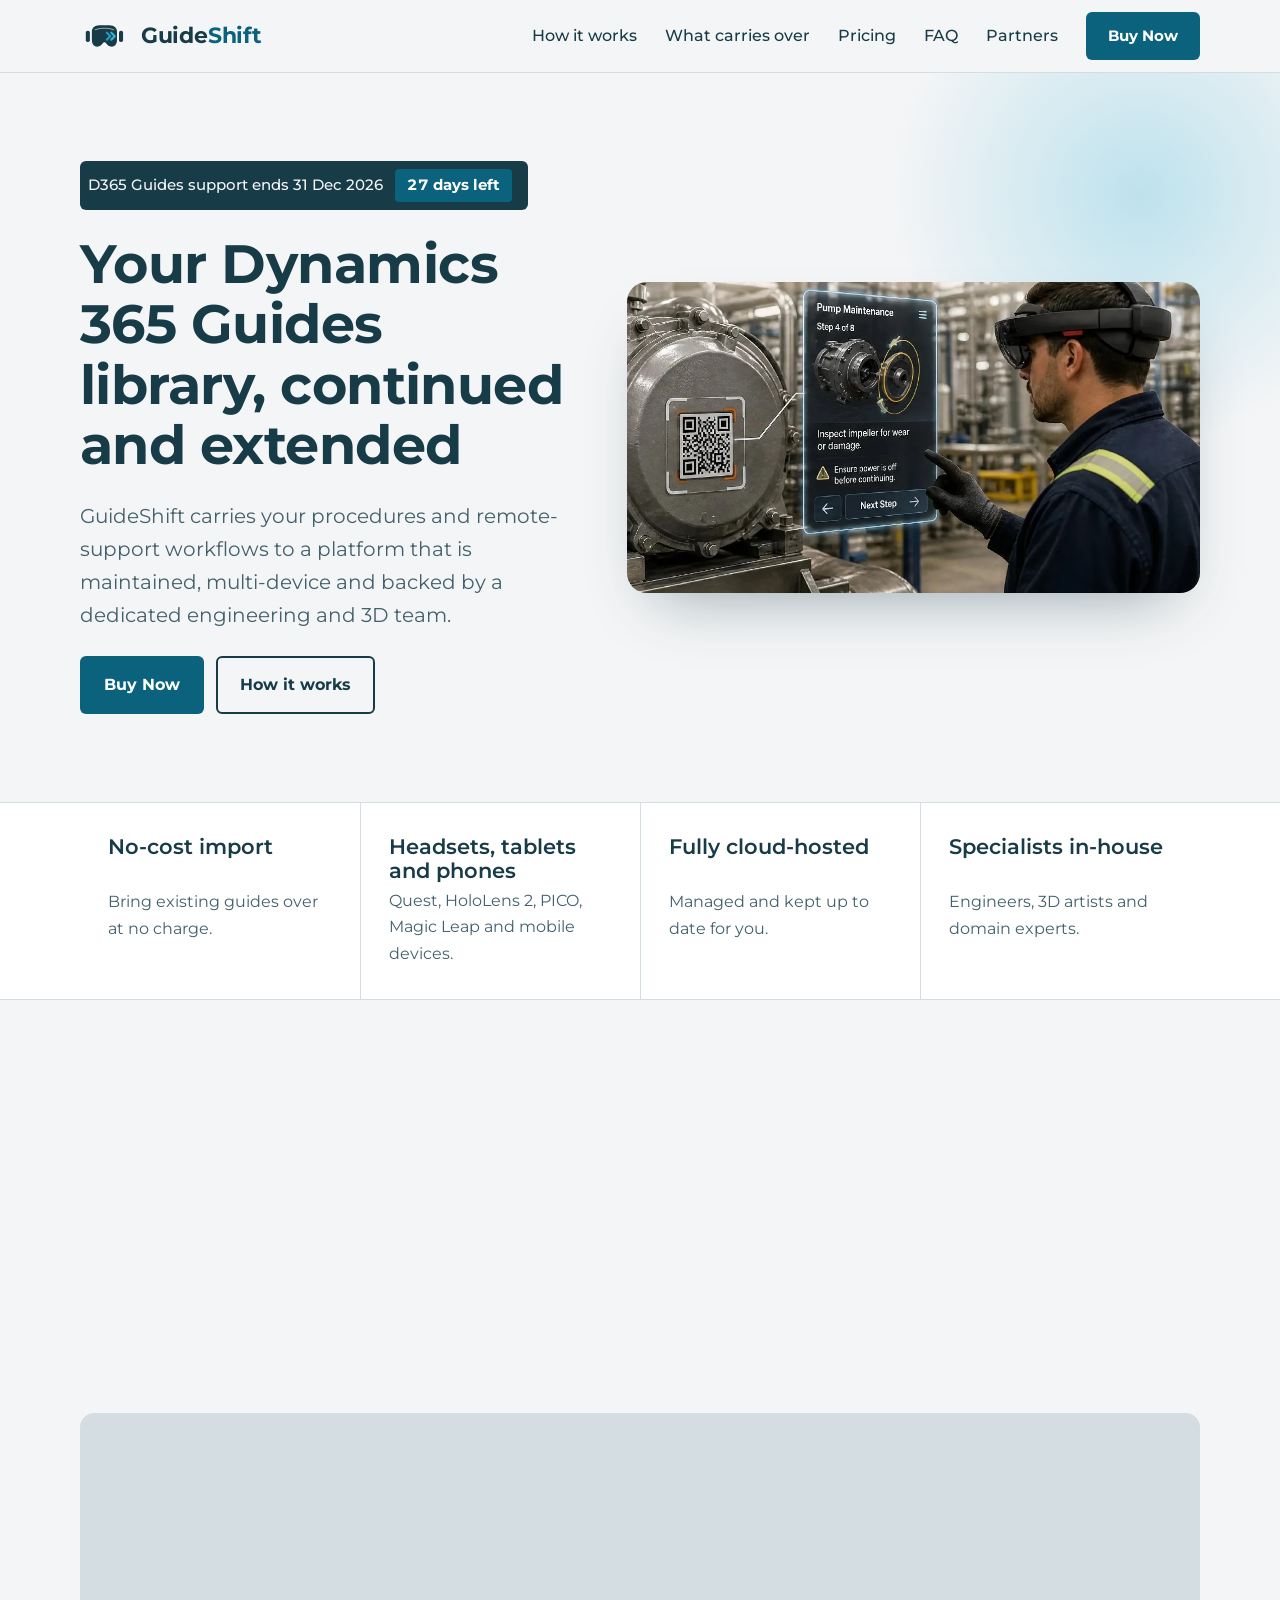
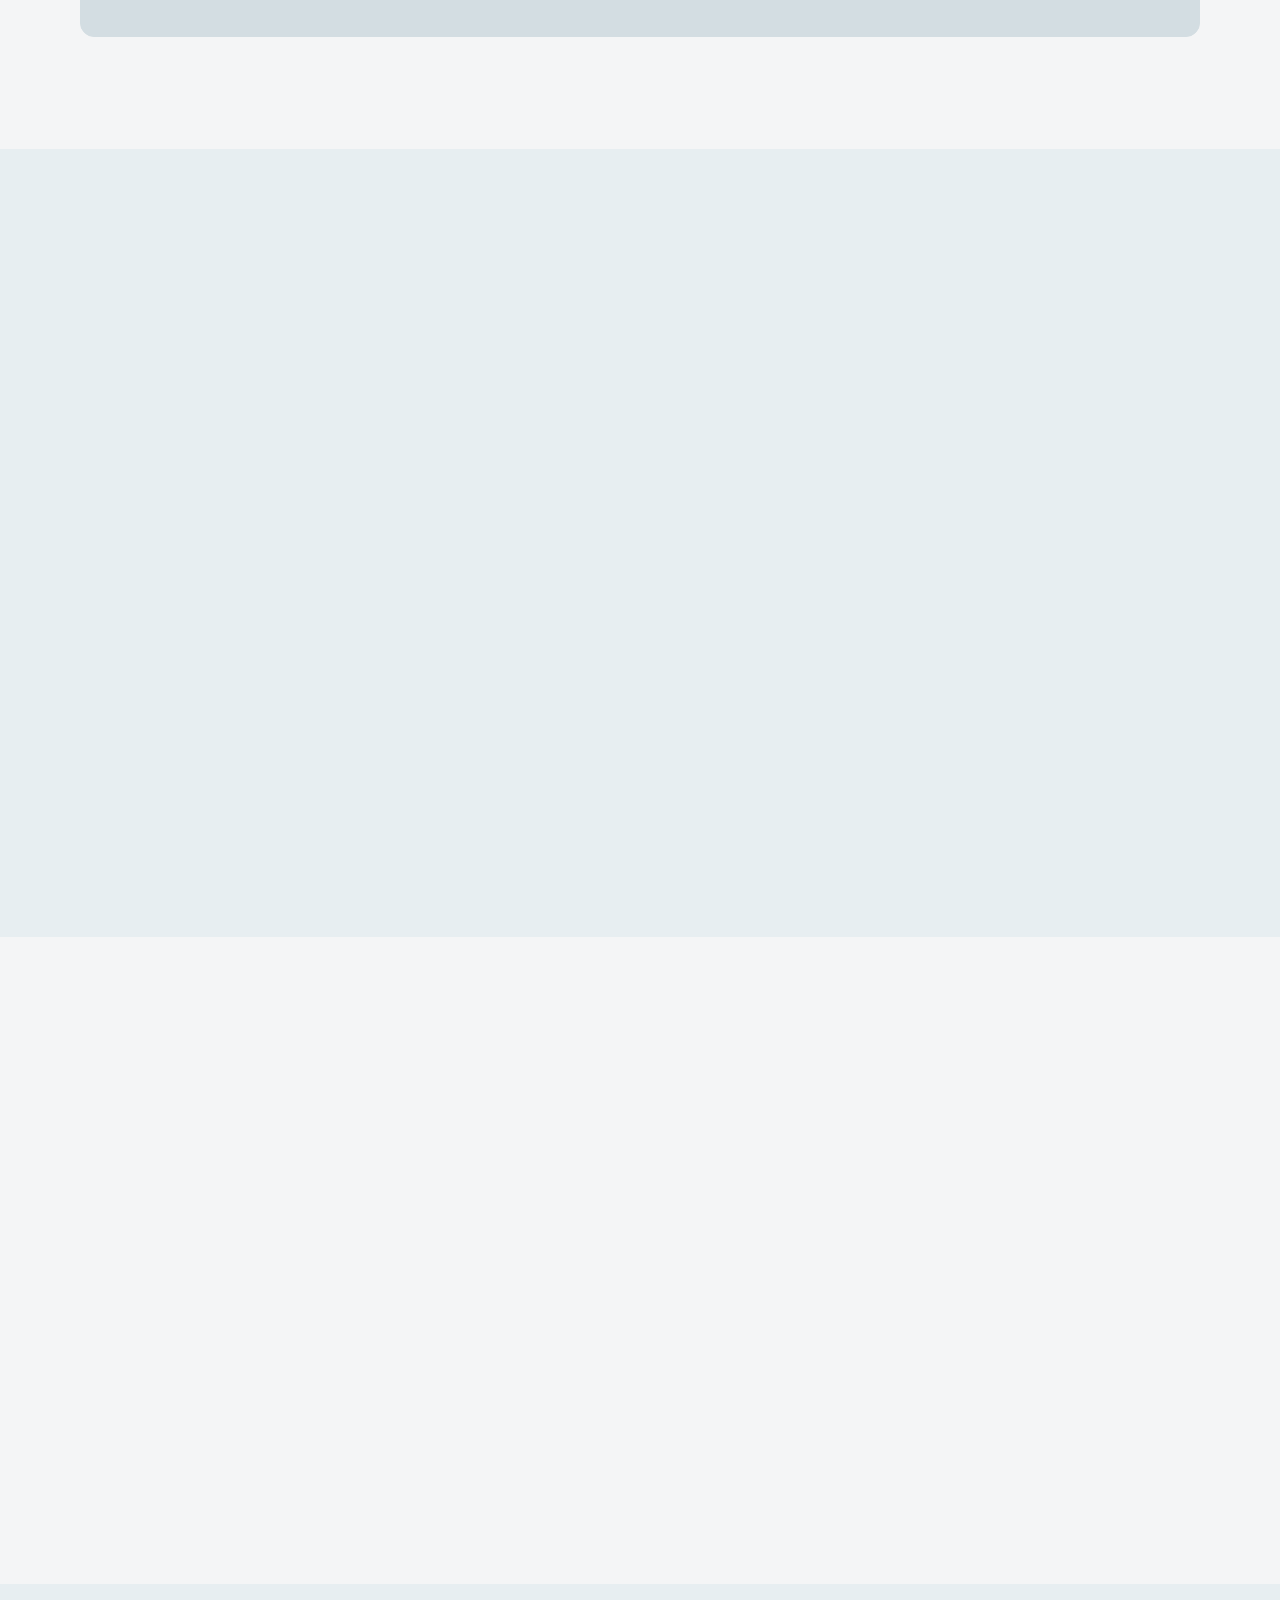
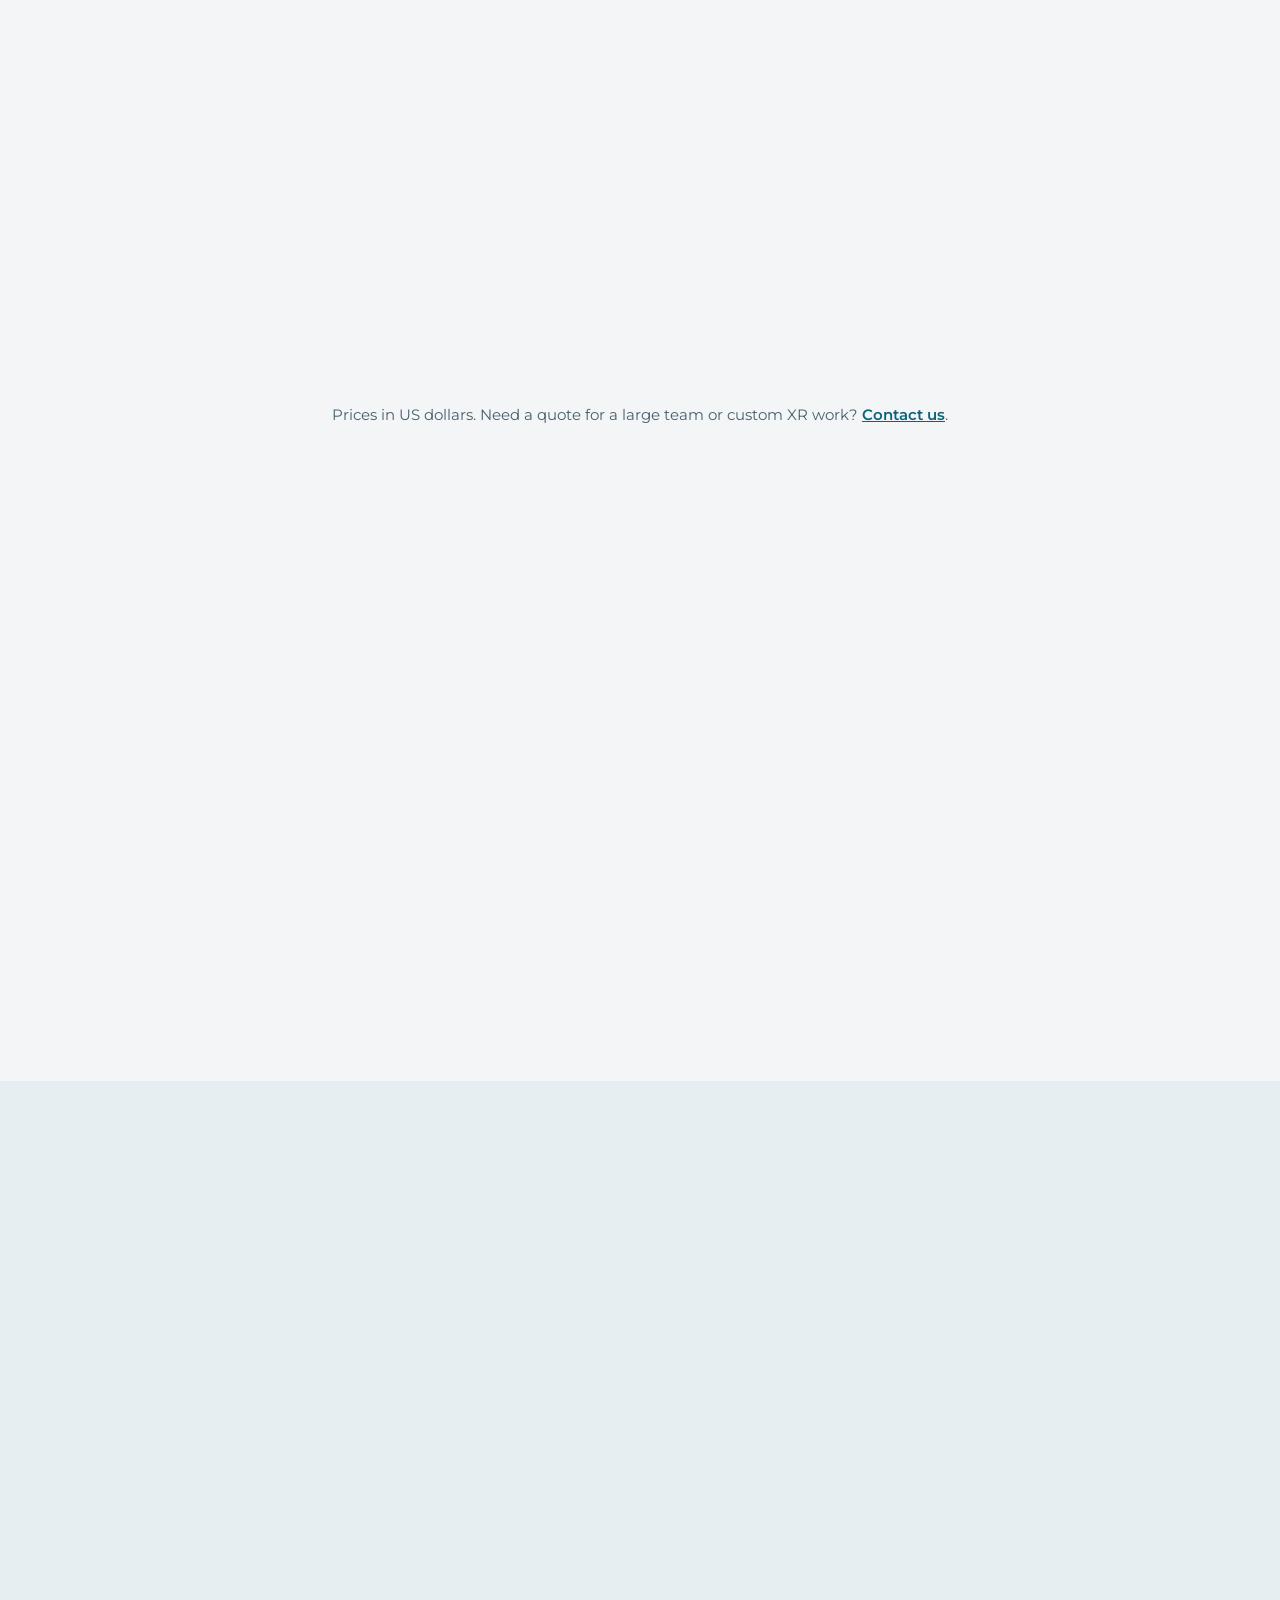
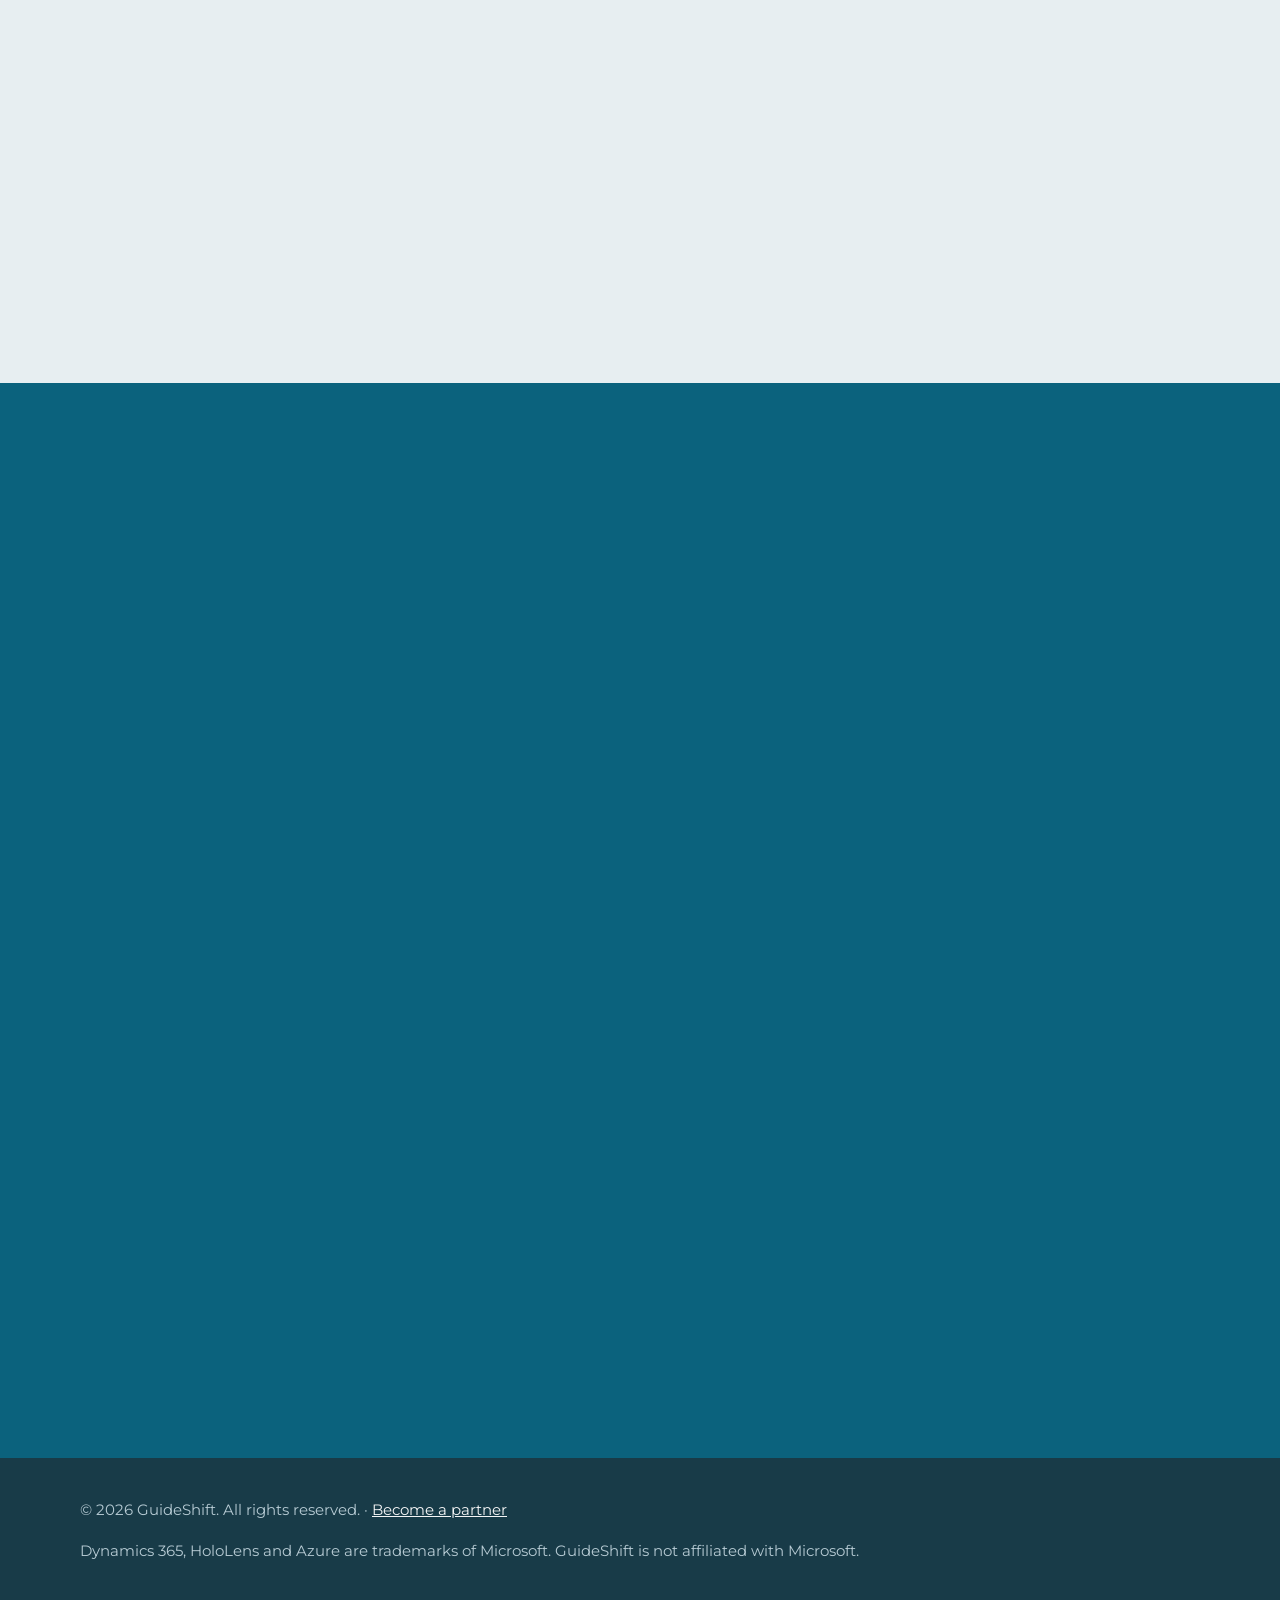
<file: index.html>
<!doctype html>
<html lang="en">
<head>
<meta charset="utf-8">
<meta name="viewport" content="width=device-width, initial-scale=1">
<title>GuideShift | Continue Your Dynamics 365 Guides Library</title>
<meta name="description" content="GuideShift continues and extends your Dynamics 365 Guides library: no-cost import, browser authoring, Quest, HoloLens 2 and PICO support, with an in-house engineering and 3D team.">
<meta name="robots" content="index, follow, max-image-preview:large, max-snippet:-1">
<meta name="theme-color" content="#F4F5F6">
<meta name="referrer" content="strict-origin-when-cross-origin">
<meta http-equiv="Content-Security-Policy" content="default-src 'self'; script-src 'self'; style-src 'self'; img-src 'self' data:; font-src 'self'; connect-src 'self' https://api.web3forms.com; object-src 'none'; base-uri 'self'; form-action 'self'">

<link rel="canonical" href="https://guideshift.ltd/">
<link rel="icon" href="favicon.svg?v=2" type="image/svg+xml">
<link rel="apple-touch-icon" href="favicon.svg?v=2">

<meta property="og:type" content="website">
<meta property="og:url" content="https://guideshift.ltd/">
<meta property="og:site_name" content="GuideShift">
<meta property="og:title" content="GuideShift: your Dynamics 365 Guides library, continued">
<meta property="og:description" content="Import your D365 guides, edit them in the browser, run them on headsets, tablets and phones.">
<meta property="og:image" content="https://guideshift.ltd/assets/og-image.jpg">
<meta property="og:image:type" content="image/jpeg">
<meta property="og:image:width" content="1200">
<meta property="og:image:height" content="630">
<meta property="og:image:alt" content="A technician wearing a headset follows a step-by-step instruction shown beside a pump, anchored by a printed QR code">
<meta property="og:locale" content="en_US">
<meta name="twitter:card" content="summary_large_image">
<meta name="twitter:image" content="https://guideshift.ltd/assets/og-image.jpg">
<meta name="twitter:image:alt" content="A technician wearing a headset follows a step-by-step instruction shown beside a pump, anchored by a printed QR code">
<meta name="twitter:title" content="GuideShift: your Dynamics 365 Guides library, continued">
<meta name="twitter:description" content="Import your D365 guides, edit them in the browser, run them on headsets, tablets and phones.">

<link rel="preload" href="assets/fonts/montserrat-latin-600-normal.woff2" as="font" type="font/woff2" crossorigin>
<link rel="preload" href="assets/fonts/montserrat-latin-400-normal.woff2" as="font" type="font/woff2" crossorigin>
<link rel="preload" href="assets/hero.webp" as="image" type="image/webp" fetchpriority="high">
<script src="assets/js/preload.js?v=19"></script>
<link rel="stylesheet" href="assets/css/style.css?v=19">
<link rel="stylesheet" href="assets/css/sections.css?v=19">

<script type="application/ld+json">
{
  "@context": "https://schema.org",
  "@type": "FAQPage",
  "mainEntity": [
    {
      "@type": "Question",
      "name": "How do our existing guides get into GuideShift?",
      "acceptedAnswer": {
        "@type": "Answer",
        "text": "Export them from Dynamics 365 as .guide files and upload them to the studio. You receive an import report that lists anything needing review. We never ask for your Microsoft credentials."
      }
    },
    {
      "@type": "Question",
      "name": "How long does a migration take?",
      "acceptedAnswer": {
        "@type": "Answer",
        "text": "The import itself is quick. The overall timeline depends on how many guides you have and how much you want refined. We scope it in a short assessment and give you a written plan."
      }
    },
    {
      "@type": "Question",
      "name": "Will anything be lost or changed?",
      "acceptedAnswer": {
        "@type": "Answer",
        "text": "Nothing is deleted. Items that cannot be reproduced exactly are flagged in the report, and our team resolves them with you."
      }
    },
    {
      "@type": "Question",
      "name": "Which devices can we use?",
      "acceptedAnswer": {
        "@type": "Answer",
        "text": "Meta Quest 3, HoloLens 2, PICO 4 Enterprise and Magic Leap headsets, as well as tablets and mobile phones. Existing HoloLens 2 devices stay in service."
      }
    },
    {
      "@type": "Question",
      "name": "What about our 3D models and media?",
      "acceptedAnswer": {
        "@type": "Answer",
        "text": "They travel with the guide. Where a model needs optimising for another headset, our 3D artists handle it."
      }
    },
    {
      "@type": "Question",
      "name": "Can you create XR training or new content for us?",
      "acceptedAnswer": {
        "@type": "Answer",
        "text": "Yes. We design and build XR training, 3D assets and complete guide libraries as a service, alongside the platform."
      }
    },
    {
      "@type": "Question",
      "name": "How is GuideShift priced?",
      "acceptedAnswer": {
        "@type": "Answer",
        "text": "GuideShift is $75 per user per month. Remote Assist is sold separately at $65 per user per month, and Guide Backup for your current guides is $25 per month. For large teams or custom XR work, contact us for a quote."
      }
    }
  ]
}
</script>
<script type="application/ld+json">
{
  "@context": "https://schema.org",
  "@graph": [
    {
      "@type": "Organization",
      "@id": "https://guideshift.ltd/#organization",
      "name": "GuideShift",
      "url": "https://guideshift.ltd/",
      "logo": "https://guideshift.ltd/assets/logo-mark.svg",
      "email": "Cs@guideshift.ltd",
      "contactPoint": [
        {
          "@type": "ContactPoint",
          "contactType": "sales",
          "email": "Cs@guideshift.ltd",
          "availableLanguage": [
            "English"
          ]
        }
      ]
    },
    {
      "@type": "WebSite",
      "@id": "https://guideshift.ltd/#website",
      "url": "https://guideshift.ltd/",
      "name": "GuideShift",
      "inLanguage": "en",
      "publisher": {
        "@id": "https://guideshift.ltd/#organization"
      }
    },
    {
      "@type": "SoftwareApplication",
      "@id": "https://guideshift.ltd/#software",
      "name": "GuideShift",
      "applicationCategory": "BusinessApplication",
      "operatingSystem": "Web, Meta Quest, HoloLens 2, PICO, Magic Leap, tablets and phones",
      "description": "Import Dynamics 365 Guides, edit them in the browser and run them on headsets, tablets and phones.",
      "url": "https://guideshift.ltd/",
      "publisher": {
        "@id": "https://guideshift.ltd/#organization"
      },
      "offers": [
        {
          "@type": "Offer",
          "priceCurrency": "USD",
          "price": 75,
          "url": "https://guideshift.ltd/#pricing",
          "priceSpecification": {
            "@type": "UnitPriceSpecification",
            "price": 75,
            "priceCurrency": "USD",
            "unitText": "user per month"
          }
        }
      ]
    }
  ]
}
</script>
</head>
<body>
<div id="preloader" class="preloader" aria-hidden="true">
  <div class="pl-inner">
    <svg class="pl-mark" viewBox="0 0 120 84" focusable="false"><rect x="14" y="29" width="10" height="28" rx="4.5" fill="#183B48"/><rect x="96" y="29" width="10" height="28" rx="4.5" fill="#183B48"/><path d="M29 31C29 21 37 16.5 47 15.5h26C83 16.5 91 21 91 31v21c0 14-10 19-19 15-6-2.5-8-9.5-12-9.5S54 64.500 48 67c-9 4-19-1-19-15z" fill="#183B48"/><path d="M37 26.500C50 22.500 70 22.500 83 26.500" fill="none" stroke="#F4F5F6" stroke-width="2.600" stroke-linecap="round" opacity=".55"/><polyline class="pl-c pl-c1" points="66,34 74.500,42.500 66,51" fill="none" stroke="#2596C0" stroke-width="5.500" stroke-linecap="round" stroke-linejoin="round"/><polyline class="pl-c pl-c2" points="77,34 85.500,42.500 77,51" fill="none" stroke="#31B0D7" stroke-width="5.500" stroke-linecap="round" stroke-linejoin="round"/></svg>
    <div class="pl-word">Guide<span>Shift</span></div>
    <div class="pl-bar"><span></span></div>
  </div>
</div>
<a class="skip-link" href="#main">Skip to content</a>
<header class="site-header">
  <div class="wrap">
    <a class="brand" href="/" aria-label="GuideShift home"><svg class="brand-mark" viewBox="0 0 120 84" width="46" height="32" aria-hidden="true" focusable="false"><rect class="pad" x="14" y="29" width="10" height="28" rx="4.5" fill="#183B48"/>
<rect class="pad" x="96" y="29" width="10" height="28" rx="4.5" fill="#183B48"/>
<path d="M29 31C29 21 37 16.5 47 15.5h26C83 16.5 91 21 91 31v21c0 14-10 19-19 15-6-2.5-8-9.5-12-9.5S54 64.500 48 67c-9 4-19-1-19-15z" fill="#183B48"/>
<path d="M37 26.500C50 22.500 70 22.500 83 26.500" fill="none" stroke="#F4F5F6" stroke-width="2.600" stroke-linecap="round" opacity=".55"/>
<polyline class="chev c1" points="66,34 74.500,42.500 66,51" fill="none" stroke="#2596C0" stroke-width="5.500" stroke-linecap="round" stroke-linejoin="round"/>
<polyline class="chev c2" points="77,34 85.500,42.500 77,51" fill="none" stroke="#31B0D7" stroke-width="5.500" stroke-linecap="round" stroke-linejoin="round"/></svg><span class="brand-text"><b>Guide<i>Shift</i></b></span></a>
    <nav class="nav" aria-label="Main navigation">
      <a href="#process">How it works</a>
      <a href="#compare">What carries over</a>
      <a href="#pricing">Pricing</a>
      <a href="#faq">FAQ</a>
      <a href="partners.html">Partners</a>
      <a class="btn btn-primary" href="#pricing" data-buy>Buy Now</a>
    </nav>
  </div>
</header>

<main id="main">
  <section class="hero" aria-labelledby="hero-title">
    <div class="wrap">
      <div class="hero-copy">
        <p class="deadline">D365 Guides support ends 31 Dec 2026 <strong id="days-left">Plan your move</strong></p>
        <h1 id="hero-title">Your Dynamics 365 Guides library, continued and extended</h1>
        <p class="lead">GuideShift carries your procedures and remote-support workflows to a platform that is maintained, multi-device and backed by a dedicated engineering and 3D team.</p>
        <div class="hero-actions">
          <a class="btn btn-primary" href="#pricing" data-buy>Buy Now</a>
          <a class="btn btn-ghost" href="#process">How it works</a>
        </div>
      </div>
      <figure class="hero-media">
        <picture><source type="image/webp" srcset="assets/hero.webp"><img fetchpriority="high" decoding="async" src="assets/hero.jpg" width="1140" height="619" alt="A technician wearing a headset follows a step-by-step instruction shown beside a pump, anchored by a printed QR code"></picture>
      </figure>
    </div>
  </section>

  <section class="pillars" aria-label="Key facts">
    <div class="wrap quad">
      <div class="pillar"><h2 class="h3">No-cost import</h2><p>Bring existing guides over at no charge.</p></div>
      <div class="pillar"><h2 class="h3">Headsets, tablets and phones</h2><p>Quest, HoloLens 2, PICO, Magic Leap and mobile devices.</p></div>
      <div class="pillar"><h2 class="h3">Fully cloud-hosted</h2><p>Managed and kept up to date for you.</p></div>
      <div class="pillar"><h2 class="h3">Specialists in-house</h2><p>Engineers, 3D artists and domain experts.</p></div>
    </div>
  </section>

  <section id="why" aria-labelledby="why-title">
    <div class="wrap">
      <div class="section-head">
        <p class="eyebrow">The situation</p>
        <h2 id="why-title">Mixed reality procedures should outlast the hardware they started on</h2>
        <p class="lead">Dynamics 365 Guides is reaching end of support while HoloLens 2 is no longer being sold. Operations that depend on guided work need a platform that keeps moving.</p>
      </div>
      <div class="features four">
        <div class="feature"><span class="num">A</span><h3>Protect the work already done</h3><p>Years of authored procedures are an asset. Migration keeps them.</p></div>
        <div class="feature"><span class="num">B</span><h3>Reduce device lock-in</h3><p>Run the same guide on the headset that suits each site.</p></div>
        <div class="feature"><span class="num">C</span><h3>Stay in control of data</h3><p>Choose hosting that matches your security policy.</p></div>
        <div class="feature"><span class="num">D</span><h3>Keep improving</h3><p>Add 3D content, VR training and analytics over time.</p></div>
      </div>
    </div>
  </section>

  <section id="process" class="band-sand" aria-labelledby="proc-title">
    <div class="wrap">
      <div class="section-head">
        <p class="eyebrow">How it works</p>
        <h2 id="proc-title">From export to live guide in three stages</h2>
      </div>
      <div class="split">
        <div class="split-copy">
          <ol class="steps">
            <li><div><h3>Assess</h3><p>We review your guide library, devices and hosting needs and agree a plan.</p></div></li>
            <li><div><h3>Import and refine</h3><p>Upload the .guide files, read the report, and polish content in the studio or have our team do it.</p></div></li>
            <li><div><h3>Deploy and support</h3><p>Roll out to headsets site by site while current work continues uninterrupted.</p></div></li>
          </ol>
          <p class="note">Only the exported files are needed, never your Microsoft login.</p>
        </div>
        <figure class="shot">
        <picture><source type="image/webp" srcset="assets/import-report.webp"><img decoding="async" src="assets/import-report.png" width="1440" height="845" loading="lazy" alt="GuideShift import report listing the items that could not be carried across exactly"></picture>
        <figcaption>The import report.</figcaption>
      </figure>
      </div>
    </div>
  </section>

  <section aria-labelledby="studio-title">
    <div class="wrap">
      <div class="split reverse">
        <div class="split-copy">
          <p class="eyebrow">The platform</p>
          <h2 id="studio-title">Author in the browser. Perform on the headset.</h2>
          <ul class="checks">
            <li><b>Guide Studio.</b> Branching question steps, images, video and 3D, edited without code.</li>
            <li><b>Guide Player.</b> Hands-free operation with spatial cues, anchored by printed QR codes.</li>
            <li><b>Remote Assist (add-on).</b> Bring in an expert live from the same sign-in.</li>
            <li><b>Analytics.</b> Every run recorded, so you can see where steps slow down.</li>
          </ul>
        </div>
        <figure class="shot">
          <picture><source type="image/webp" srcset="assets/studio-editor.webp"><img decoding="async" src="assets/studio-editor.png" width="1600" height="983" loading="lazy" alt="GuideShift editor showing the step list, the 3D stage and the step details"></picture>
          <figcaption>The editor.</figcaption>
        </figure>
      </div>
    </div>
  </section>

  <section id="compare" class="band-sand" aria-labelledby="cmp-title">
    <div class="wrap">
      <div class="section-head">
        <p class="eyebrow">What carries over</p>
        <h2 id="cmp-title">Every part of your D365 setup has a home in GuideShift</h2>
      </div>
      <div class="table-wrap">
        <table>
          <thead><tr><th scope="col">In Dynamics 365</th><th scope="col">In GuideShift</th><th scope="col">What changes</th></tr></thead>
          <tbody>
            <tr><td>Guides and content</td><td>Imported guides</td><td>Nothing to rebuild</td></tr>
            <tr><td>PC authoring app</td><td>Browser studio</td><td>No installation</td></tr>
            <tr><td>HoloLens operator app</td><td>Guide Player</td><td>Also on Quest, PICO, Magic Leap, tablets and phones</td></tr>
            <tr><td>Spatial anchors</td><td>Printable QR codes</td><td>Cheaper to place and replace</td></tr>
            <tr><td>Remote Assist</td><td>Remote Assist on Quest 3 (add-on)</td><td>Same idea, newer hardware</td></tr>
            <tr><td>Dataverse environment</td><td>Your own cloud workspace</td><td>Nothing to install or maintain</td></tr>
            <tr><td>Product roadmap</td><td>Active development</td><td>Support ends 31 Dec 2026 for D365 Guides</td></tr>
          </tbody>
        </table>
      </div>
    </div>
  </section>

  <section id="pricing" aria-labelledby="price-title">
    <div class="wrap">
      <div class="section-head">
        <p class="eyebrow">Pricing</p>
        <h2 id="price-title">Simple, transparent pricing</h2>
        <p class="lead">Start with the platform and add Remote Assist or Guide Backup when you need them. Everything is cloud-hosted.</p>
      </div>
      <div class="pricing-grid">
        <div class="price-card">
          <span class="price-tag">Platform</span>
          <h3 class="price-label">GuideShift</h3>
          <p class="price-desc">Author guides in the browser and run them on every device.</p>
          <p class="price"><span class="cur">$</span>75<span class="per">/ user / month</span></p>
          <ul class="checks">
            <li>Guide Studio: browser-based authoring</li>
            <li>Guide Player on headsets, tablets and phones</li>
            <li>Run history and analytics</li>
            <li>Printable QR anchors</li>
            <li>No-cost import of your existing Dynamics 365 Guides</li>
          </ul>
          <a class="btn btn-primary" href="#contact" data-buy>Buy Now</a>
        </div>
        <div class="price-card alt">
          <span class="price-tag">Add-on</span>
          <h3 class="price-label">Remote Assist</h3>
          <p class="price-desc">Live expert help for the person on the floor.</p>
          <p class="price"><span class="cur">$</span>65<span class="per">/ user / month</span></p>
          <ul class="checks">
            <li>Live video calls with a remote expert</li>
            <li>Annotations and file sharing</li>
            <li>Sold separately from GuideShift</li>
          </ul>
          <a class="btn btn-primary" href="#contact" data-buy>Buy Now</a>
        </div>
        <div class="price-card alt">
          <span class="price-tag">Service</span>
          <h3 class="price-label">Guide Backup</h3>
          <p class="price-desc">A safe copy of the guides you have today.</p>
          <p class="price"><span class="cur">$</span>25<span class="per">/ month</span></p>
          <ul class="checks">
            <li>Backup of your current Dynamics 365 Guides content</li>
            <li>Keeps your guides, steps and media safe after end of support</li>
          </ul>
          <a class="btn btn-primary" href="#contact" data-buy>Buy Now</a>
        </div>
      </div>
      <p class="pricing-note">Prices in US dollars. Need a quote for a large team or custom XR work? <a href="#contact">Contact us</a>.</p>
    </div>
  </section>

  <section aria-labelledby="sect-title">
    <div class="wrap">
      <div class="section-head">
        <p class="eyebrow">Where it is used</p>
        <h2 id="sect-title">Procedures where accuracy matters most</h2>
      </div>
      <div class="industries">
        <div class="industry"><h3>Manufacturing</h3><p>Assembly and quality checks</p></div>
        <div class="industry"><h3>Maintenance</h3><p>Inspection and repair</p></div>
        <div class="industry"><h3>Energy</h3><p>Safety-critical routines</p></div>
        <div class="industry"><h3>Training</h3><p>Technical courses</p></div>
        <div class="industry"><h3>Healthcare</h3><p>Emergency procedures</p></div>
      </div>
    </div>
  </section>

  <section id="faq" class="band-sand" aria-labelledby="faq-title">
    <div class="wrap">
      <div class="section-head">
        <p class="eyebrow">FAQ</p>
        <h2 id="faq-title">Frequently asked questions</h2>
      </div>
      <div class="faq">
        <details><summary>How do our existing guides get into GuideShift?</summary><p>Export them from Dynamics 365 as .guide files and upload them to the studio. You receive an import report that lists anything needing review. We never ask for your Microsoft credentials.</p></details>
        <details><summary>How long does a migration take?</summary><p>The import itself is quick. The overall timeline depends on how many guides you have and how much you want refined. We scope it in a short assessment and give you a written plan.</p></details>
        <details><summary>Will anything be lost or changed?</summary><p>Nothing is deleted. Items that cannot be reproduced exactly are flagged in the report, and our team resolves them with you.</p></details>
        <details><summary>Which devices can we use?</summary><p>Meta Quest 3, HoloLens 2, PICO 4 Enterprise and Magic Leap headsets, as well as tablets and mobile phones. Existing HoloLens 2 devices stay in service.</p></details>
        <details><summary>What about our 3D models and media?</summary><p>They travel with the guide. Where a model needs optimising for another headset, our 3D artists handle it.</p></details>
        <details><summary>Can you create XR training or new content for us?</summary><p>Yes. We design and build XR training, 3D assets and complete guide libraries as a service, alongside the platform.</p></details>
        <details><summary>How is GuideShift priced?</summary><p>GuideShift is $75 per user per month. Remote Assist is sold separately at $65 per user per month, and Guide Backup for your current guides is $25 per month. For large teams or custom XR work, contact us for a quote.</p></details>
      </div>
    </div>
  </section>

  <section id="contact" aria-labelledby="contact-title" class="cta">
    <div class="wrap">
      <div class="stack">
        <p class="eyebrow">Contact</p>
        <h2 id="contact-title">Start your Dynamics 365 Guides migration</h2>
        <ul class="checks">
          <li>No-cost import of your existing guides</li>
          <li>Fully cloud-hosted, nothing to install</li>
          <li>Competitive pricing from an in-house team</li>
        </ul>
      </div>
      <form id="demo-form" novalidate autocomplete="on" data-endpoint="https://api.web3forms.com/submit" data-access-keys="0628717b-1a82-4a10-a4f8-7396e53215af">
        <h3>Contact us</h3>
        <p class="form-intro">Tell us about your environment and we will prepare a tailored migration plan and quote.</p>
        <div class="form-row">
          <label for="f-name">Full name *<input id="f-name" name="name" autocomplete="name" maxlength="100" required></label>
          <label for="f-company">Company name *<input id="f-company" name="company" autocomplete="organization" maxlength="120" required></label>
        </div>
        <div class="form-row">
          <label for="f-email">Work email *<input id="f-email" name="email" type="email" autocomplete="email" maxlength="254" required></label>
          <label for="f-phone">Phone (optional)<input id="f-phone" name="phone" type="tel" autocomplete="tel" maxlength="40"></label>
        </div>
        <div class="form-row">
          <label for="f-role">Role in company *<input id="f-role" name="role" autocomplete="organization-title" maxlength="100" required></label>
        </div>
        <label for="f-d365">Do you use Dynamics 365 Guides today? *
          <select id="f-d365" name="d365" required>
            <option value="">Select an option</option>
            <option>Yes</option>
            <option>No</option>
          </select>
        </label>
        <div class="form-row">
          <label for="f-guides">Approx. number of guides<input id="f-guides" name="guides" inputmode="numeric" maxlength="10"></label>
          <label for="f-devices">Devices in use<input id="f-devices" name="devices" placeholder="e.g. HoloLens 2, tablets" maxlength="100"></label>
        </div>
        <label for="f-msg">Additional details<textarea id="f-msg" name="message" maxlength="2000"></textarea></label>
        <div class="hp" aria-hidden="true"><label>Leave this field empty<input name="website" tabindex="-1" autocomplete="off"></label></div>
        <button class="btn btn-primary" type="submit">Submit inquiry</button>
        <p class="form-msg" id="form-msg" role="status" hidden></p>
      </form>
    </div>
  </section>
</main>

<footer>
  <div class="wrap">
    <span>&copy; 2026 GuideShift. All rights reserved. &middot; <a href="partners.html">Become a partner</a></span>
    <span>Dynamics 365, HoloLens and Azure are trademarks of Microsoft. GuideShift is not affiliated with Microsoft.</span>
  </div>
</footer>

<script src="assets/js/main.js?v=19" defer></script>
</body>
</html>
</file>
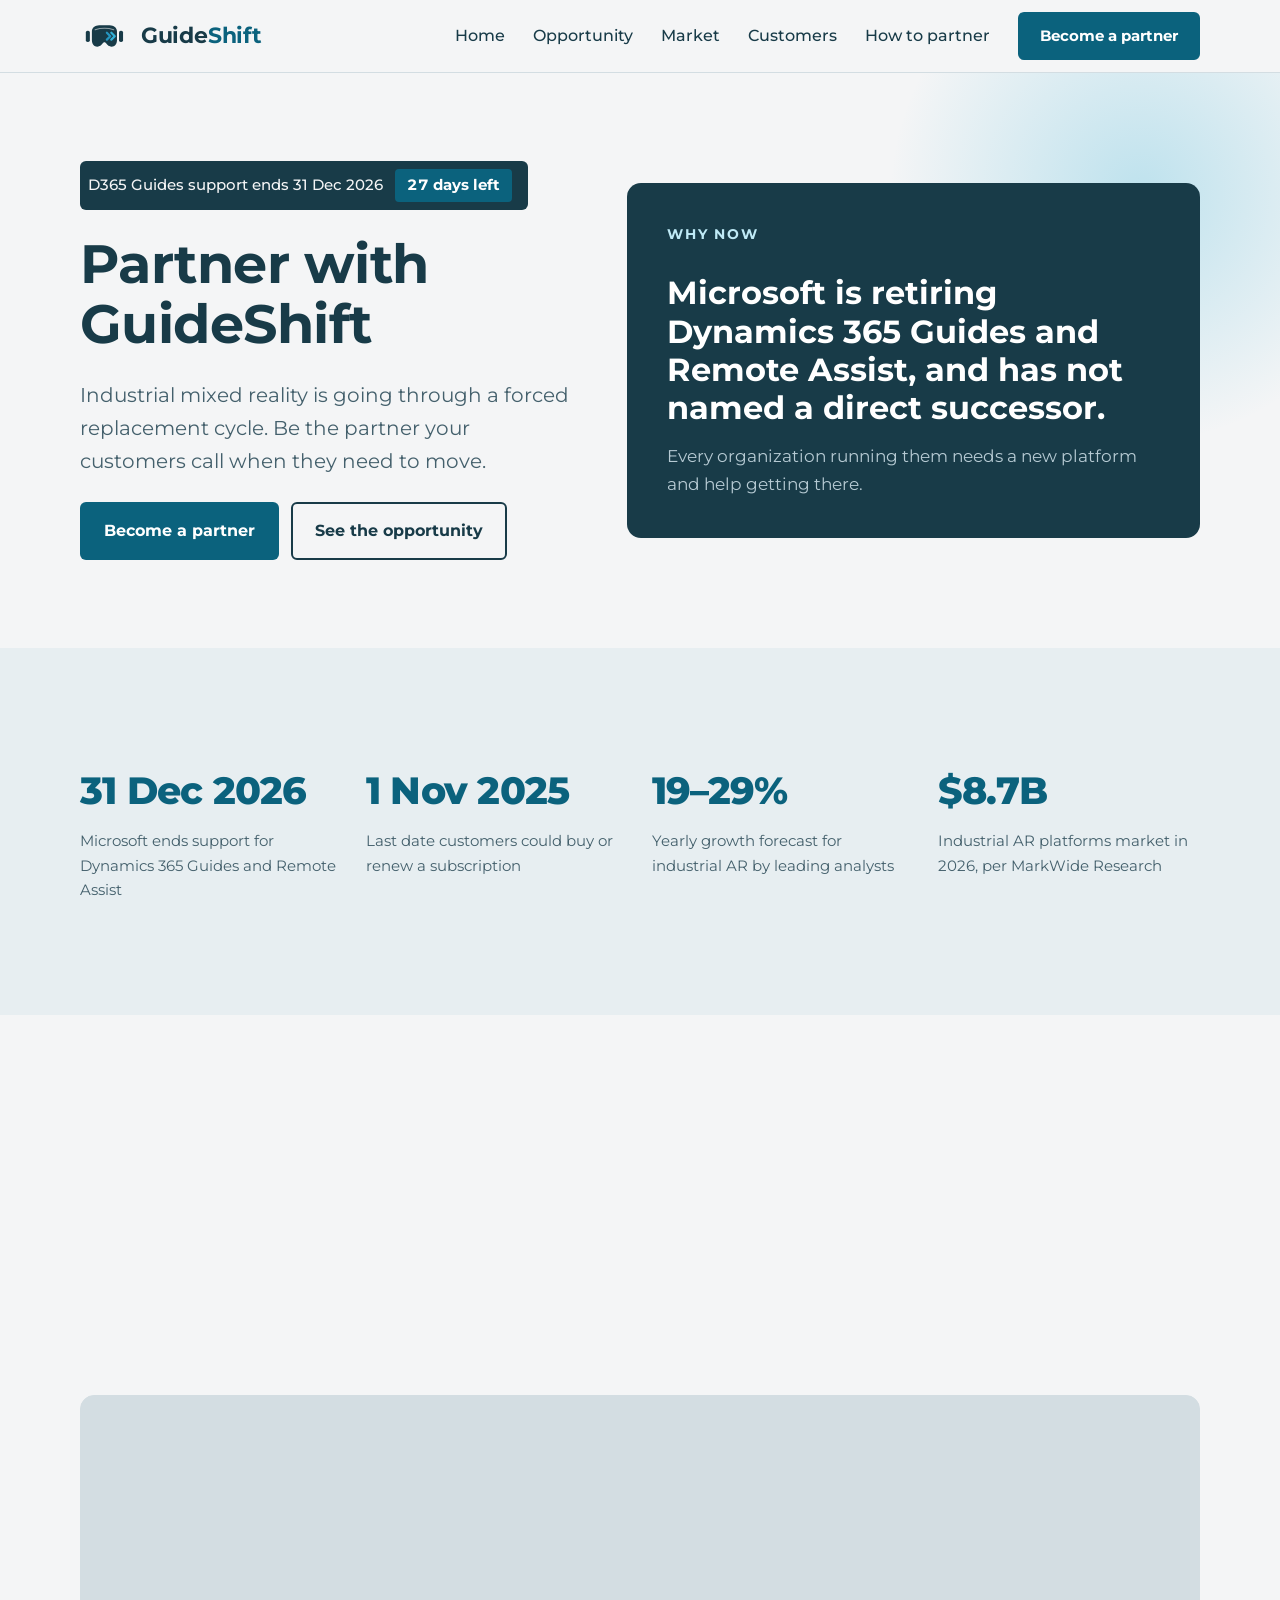
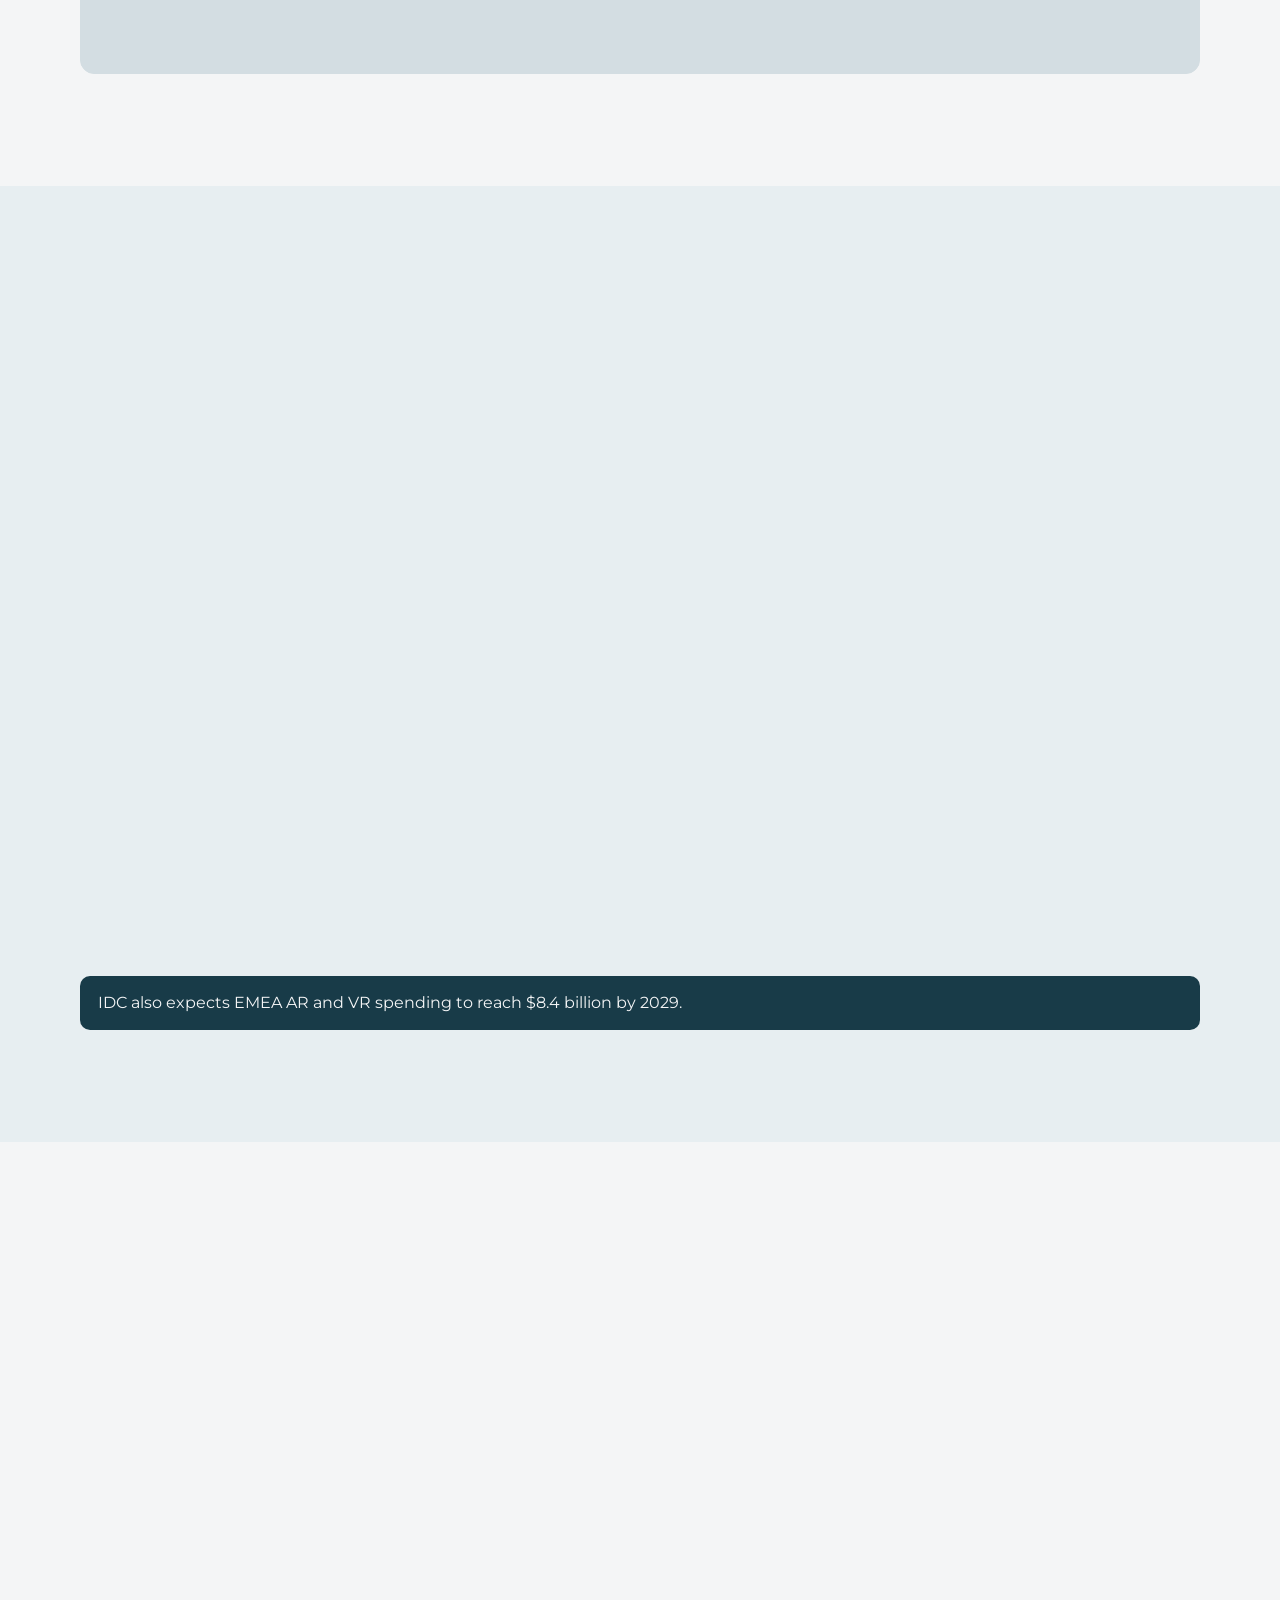
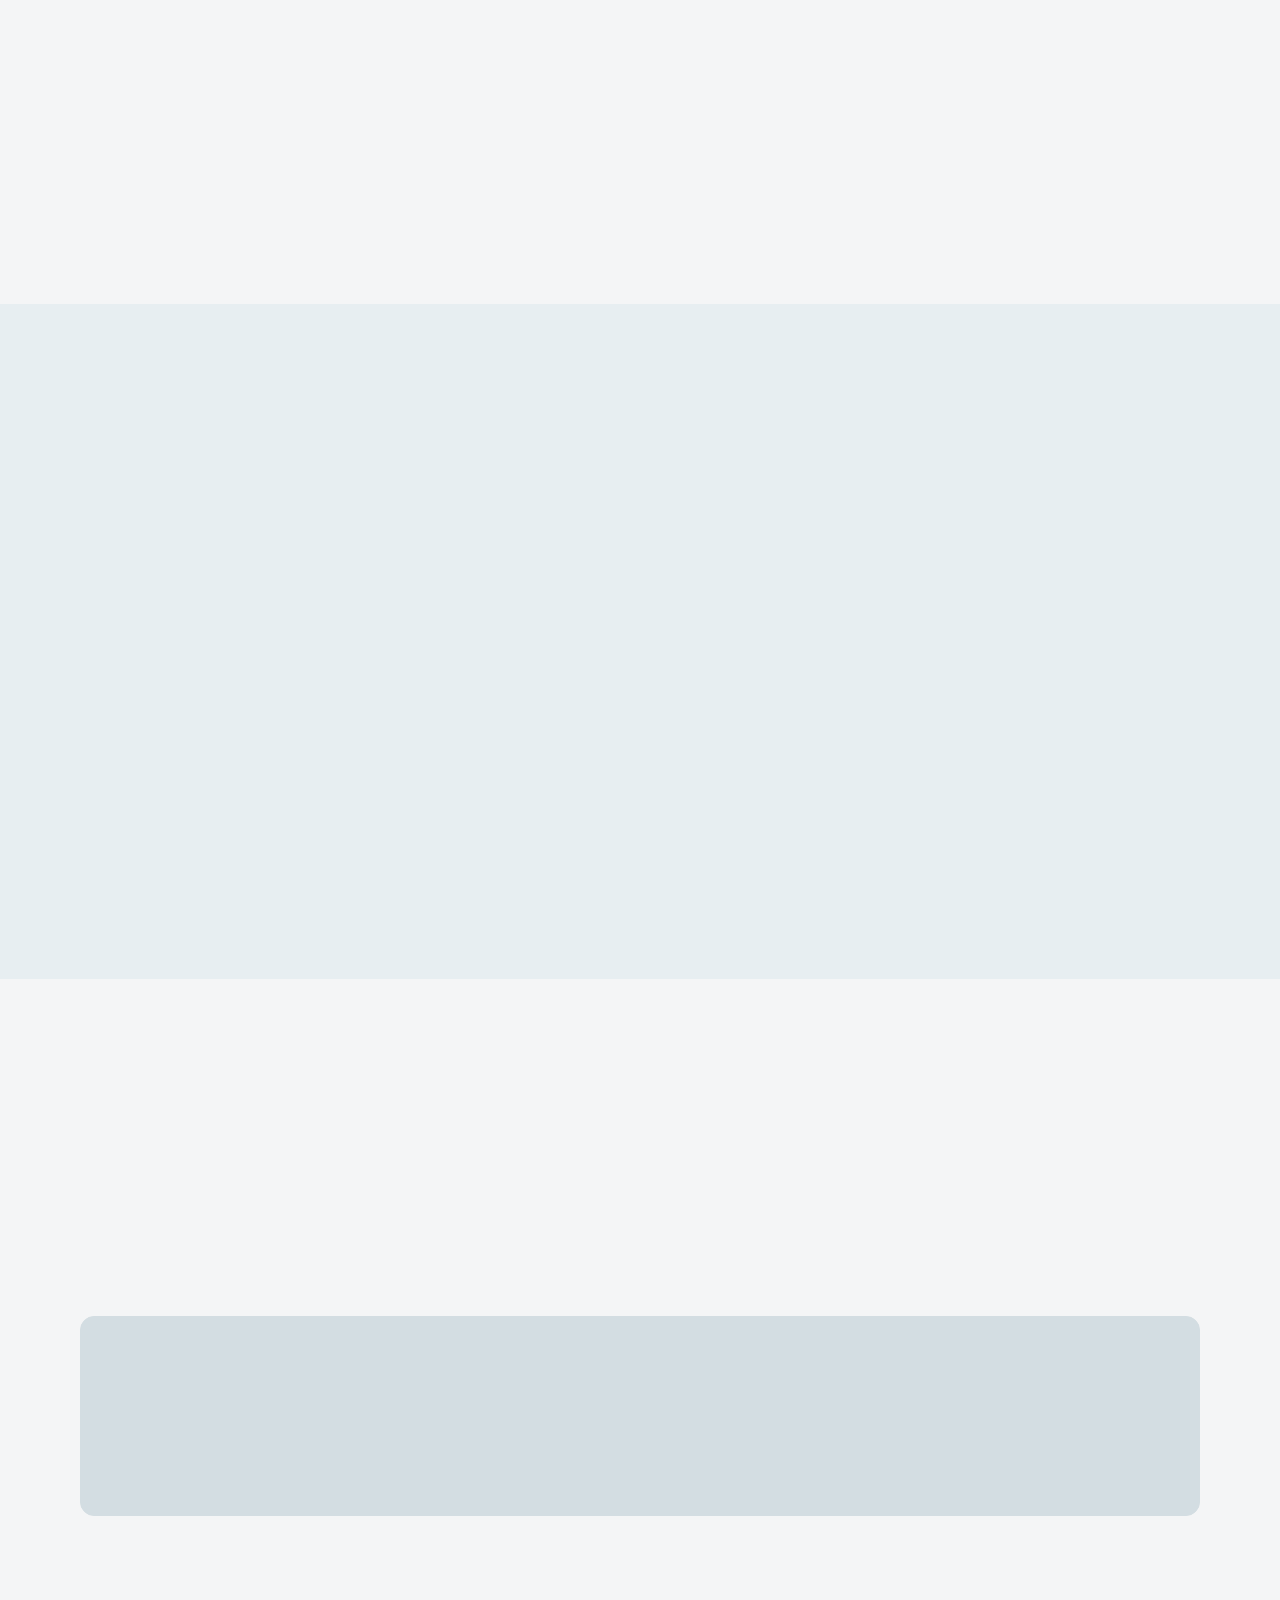
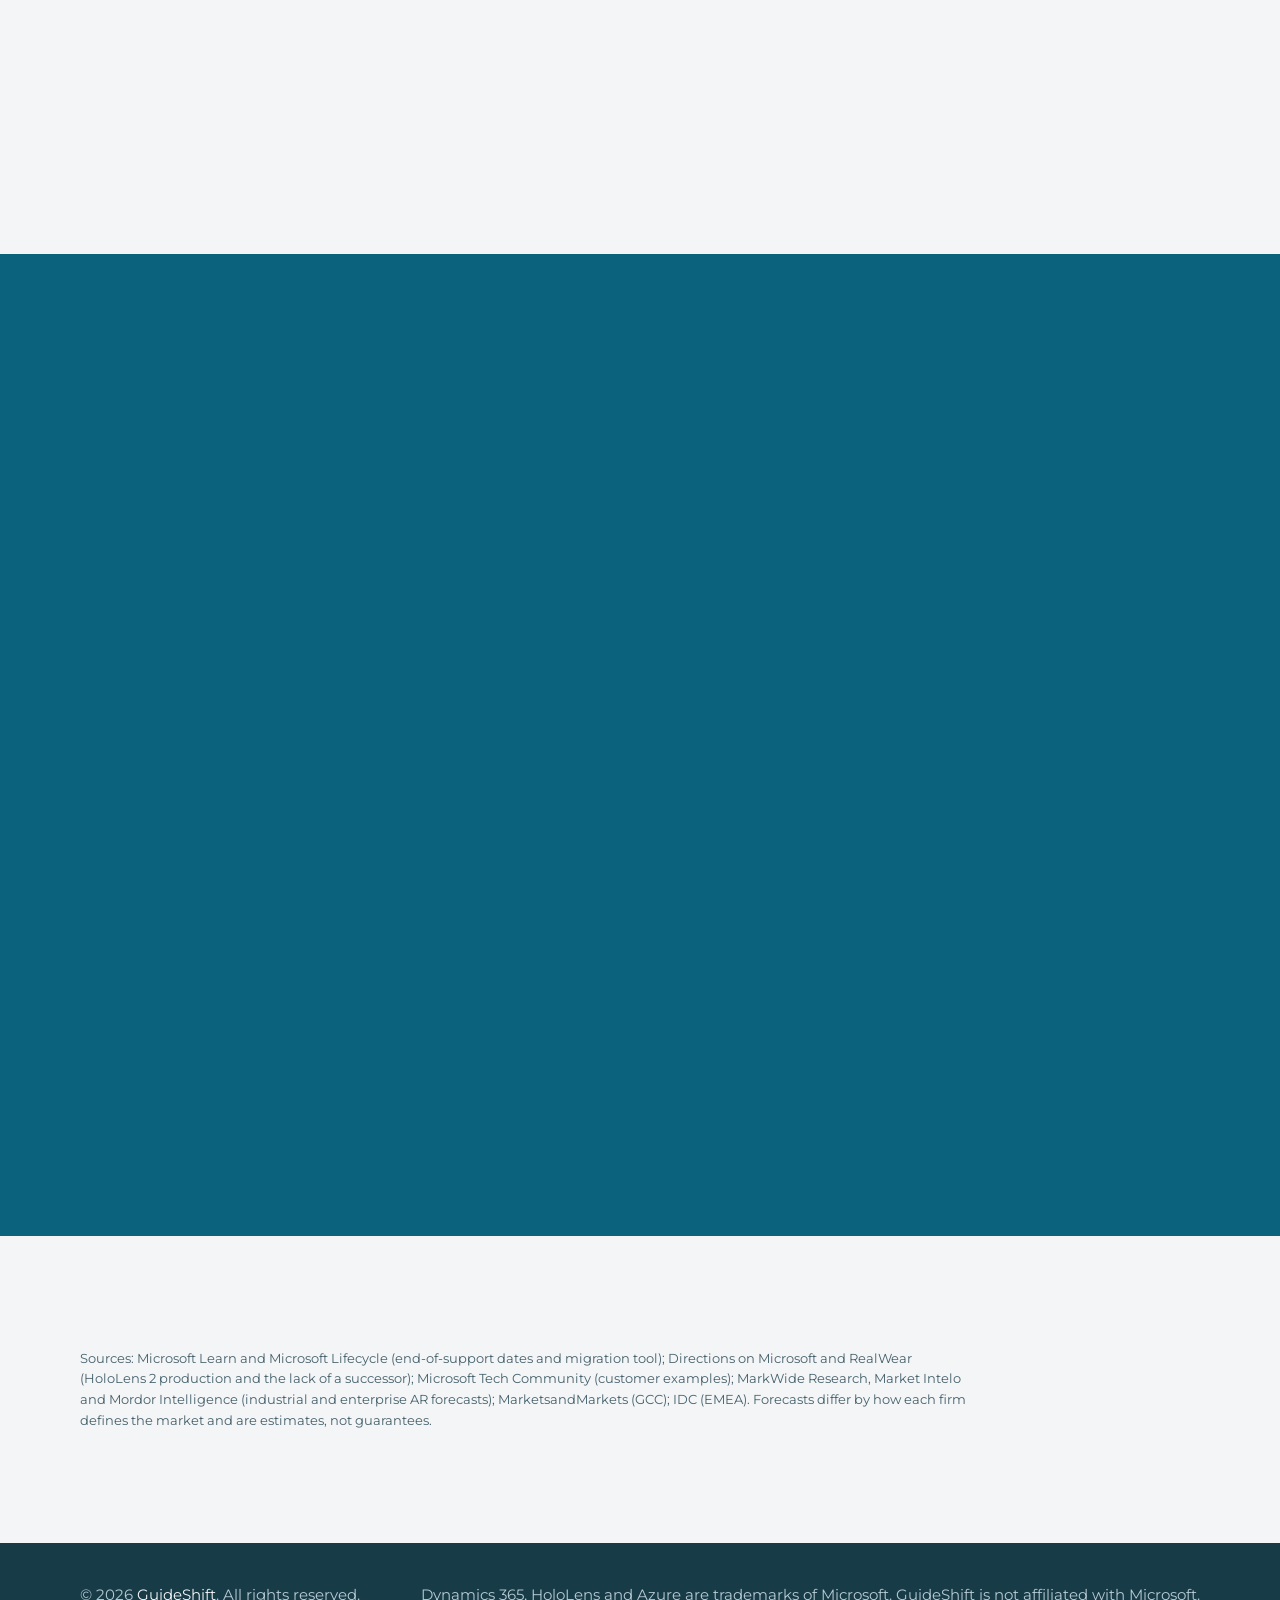
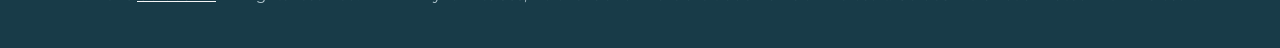
<file: partners.html>
<!doctype html>
<html lang="en">
<head>
<meta charset="utf-8">
<meta name="viewport" content="width=device-width, initial-scale=1">
<title>Become a GuideShift Partner | Industrial XR Opportunity</title>
<meta name="description" content="Partner with GuideShift as Microsoft retires Dynamics 365 Guides on 31 December 2026. See the market growth, the customer base and how to join.">
<meta name="robots" content="index, follow, max-image-preview:large, max-snippet:-1">
<meta name="theme-color" content="#F4F5F6">
<meta name="referrer" content="strict-origin-when-cross-origin">
<meta http-equiv="Content-Security-Policy" content="default-src 'self'; script-src 'self'; style-src 'self'; img-src 'self' data:; font-src 'self'; connect-src 'self' https://api.web3forms.com; object-src 'none'; base-uri 'self'; form-action 'self'">

<link rel="canonical" href="https://guideshift.ltd/partners.html">
<link rel="icon" href="favicon.svg?v=2" type="image/svg+xml">
<link rel="apple-touch-icon" href="favicon.svg?v=2">

<meta property="og:type" content="website">
<meta property="og:url" content="https://guideshift.ltd/partners.html">
<meta property="og:site_name" content="GuideShift">
<meta property="og:title" content="Become a GuideShift partner">
<meta property="og:description" content="A hard deadline, a growing market and no Microsoft successor. Partner with GuideShift.">
<meta property="og:image" content="https://guideshift.ltd/assets/og-image.jpg">
<meta property="og:image:type" content="image/jpeg">
<meta property="og:image:width" content="1200">
<meta property="og:image:height" content="630">
<meta property="og:image:alt" content="A technician wearing a headset follows a step-by-step instruction shown beside a pump, anchored by a printed QR code">
<meta property="og:locale" content="en_US">
<meta name="twitter:card" content="summary_large_image">
<meta name="twitter:image" content="https://guideshift.ltd/assets/og-image.jpg">
<meta name="twitter:image:alt" content="A technician wearing a headset follows a step-by-step instruction shown beside a pump, anchored by a printed QR code">
<meta name="twitter:title" content="Become a GuideShift partner">
<meta name="twitter:description" content="A hard deadline, a growing market and no Microsoft successor. Partner with GuideShift.">

<link rel="preload" href="assets/fonts/montserrat-latin-600-normal.woff2" as="font" type="font/woff2" crossorigin>
<link rel="preload" href="assets/fonts/montserrat-latin-400-normal.woff2" as="font" type="font/woff2" crossorigin>
<link rel="preload" href="assets/hero.webp" as="image" type="image/webp" fetchpriority="high">
<script src="assets/js/preload.js?v=19"></script>
<link rel="stylesheet" href="assets/css/style.css?v=19">
<link rel="stylesheet" href="assets/css/sections.css?v=19">

<script type="application/ld+json">
{
  "@context": "https://schema.org",
  "@type": "BreadcrumbList",
  "itemListElement": [
    {
      "@type": "ListItem",
      "position": 1,
      "name": "GuideShift",
      "item": "https://guideshift.ltd/"
    },
    {
      "@type": "ListItem",
      "position": 2,
      "name": "Partners",
      "item": "https://guideshift.ltd/partners.html"
    }
  ]
}
</script>
</head>
<body>
<div id="preloader" class="preloader" aria-hidden="true">
  <div class="pl-inner">
    <svg class="pl-mark" viewBox="0 0 120 84" focusable="false"><rect x="14" y="29" width="10" height="28" rx="4.5" fill="#183B48"/><rect x="96" y="29" width="10" height="28" rx="4.5" fill="#183B48"/><path d="M29 31C29 21 37 16.5 47 15.5h26C83 16.5 91 21 91 31v21c0 14-10 19-19 15-6-2.5-8-9.5-12-9.5S54 64.500 48 67c-9 4-19-1-19-15z" fill="#183B48"/><path d="M37 26.500C50 22.500 70 22.500 83 26.500" fill="none" stroke="#F4F5F6" stroke-width="2.600" stroke-linecap="round" opacity=".55"/><polyline class="pl-c pl-c1" points="66,34 74.500,42.500 66,51" fill="none" stroke="#2596C0" stroke-width="5.500" stroke-linecap="round" stroke-linejoin="round"/><polyline class="pl-c pl-c2" points="77,34 85.500,42.500 77,51" fill="none" stroke="#31B0D7" stroke-width="5.500" stroke-linecap="round" stroke-linejoin="round"/></svg>
    <div class="pl-word">Guide<span>Shift</span></div>
    <div class="pl-bar"><span></span></div>
  </div>
</div>
<a class="skip-link" href="#main">Skip to content</a>
<header class="site-header">
  <div class="wrap">
    <a class="brand" href="index.html" aria-label="GuideShift home"><svg class="brand-mark" viewBox="0 0 120 84" width="46" height="32" aria-hidden="true" focusable="false"><rect class="pad" x="14" y="29" width="10" height="28" rx="4.5" fill="#183B48"/>
<rect class="pad" x="96" y="29" width="10" height="28" rx="4.5" fill="#183B48"/>
<path d="M29 31C29 21 37 16.5 47 15.5h26C83 16.5 91 21 91 31v21c0 14-10 19-19 15-6-2.5-8-9.5-12-9.5S54 64.500 48 67c-9 4-19-1-19-15z" fill="#183B48"/>
<path d="M37 26.500C50 22.500 70 22.500 83 26.500" fill="none" stroke="#F4F5F6" stroke-width="2.600" stroke-linecap="round" opacity=".55"/>
<polyline class="chev c1" points="66,34 74.500,42.500 66,51" fill="none" stroke="#2596C0" stroke-width="5.500" stroke-linecap="round" stroke-linejoin="round"/>
<polyline class="chev c2" points="77,34 85.500,42.500 77,51" fill="none" stroke="#31B0D7" stroke-width="5.500" stroke-linecap="round" stroke-linejoin="round"/></svg><span class="brand-text"><b>Guide<i>Shift</i></b></span></a>
    <nav class="nav" aria-label="Main navigation">
      <a href="index.html">Home</a>
      <a href="#opportunity">Opportunity</a>
      <a href="#market">Market</a>
      <a href="#customers">Customers</a>
      <a href="#model">How to partner</a>
      <a class="btn btn-primary" href="#apply">Become a partner</a>
    </nav>
  </div>
</header>

<main id="main">
  <section class="hero" aria-labelledby="hero-title">
    <div class="wrap">
      <div class="hero-copy">
        <p class="deadline">D365 Guides support ends 31 Dec 2026 <strong id="days-left">Act now</strong></p>
        <h1 id="hero-title">Partner with GuideShift</h1>
        <p class="lead">Industrial mixed reality is going through a forced replacement cycle. Be the partner your customers call when they need to move.</p>
        <div class="hero-actions">
          <a class="btn btn-primary" href="#apply">Become a partner</a>
          <a class="btn btn-ghost" href="#opportunity">See the opportunity</a>
        </div>
      </div>
      <div class="partner-panel">
        <p class="eyebrow">Why now</p>
        <p class="panel-big">Microsoft is retiring Dynamics 365 Guides and Remote Assist, and has not named a direct successor.</p>
        <p>Every organization running them needs a new platform and help getting there.</p>
      </div>
    </div>
  </section>

  <section class="band-sand" aria-label="Key figures">
    <div class="wrap stats">
      <div class="stat"><b>31 Dec 2026</b><span>Microsoft ends support for Dynamics 365 Guides and Remote Assist</span></div>
      <div class="stat"><b>1 Nov 2025</b><span>Last date customers could buy or renew a subscription</span></div>
      <div class="stat"><b>19–29%</b><span>Yearly growth forecast for industrial AR by leading analysts</span></div>
      <div class="stat"><b>$8.7B</b><span>Industrial AR platforms market in 2026, per MarkWide Research</span></div>
    </div>
  </section>

  <section id="opportunity" aria-labelledby="opp-title">
    <div class="wrap">
      <div class="section-head">
        <p class="eyebrow">The opportunity</p>
        <h2 id="opp-title">A fixed deadline creates demand that does not wait for budget cycles</h2>
        <p class="lead">After 31 December 2026 these products receive no security updates, fixes or technical support. Customers cannot postpone the decision.</p>
      </div>
      <div class="features four">
        <div class="feature"><span class="num">01</span><h3>A hard deadline</h3><p>Microsoft stopped new purchases and renewals in November 2025. Support ends this December.</p></div>
        <div class="feature"><span class="num">02</span><h3>No direct successor</h3><p>Microsoft names no like-for-like replacement, so customers must choose a new platform.</p></div>
        <div class="feature"><span class="num">03</span><h3>Hardware at end of line</h3><p>HoloLens 2 production ended in late 2024, which pushes customers toward multi-device platforms.</p></div>
        <div class="feature"><span class="num">04</span><h3>Content at risk</h3><p>Microsoft's migration tool only copies guides between its own Dataverse environments, so years of procedures need a new home.</p></div>
      </div>
    </div>
  </section>

  <section id="market" class="band-sand" aria-labelledby="mkt-title">
    <div class="wrap">
      <div class="section-head">
        <p class="eyebrow">Market growth</p>
        <h2 id="mkt-title">The category you are joining is growing 15–30% a year</h2>
        <p class="lead">Analysts define the market differently, so we show several forecasts rather than one headline number.</p>
      </div>
      <div class="bars">
        <div class="bar-row"><div class="bar-head"><span>Industrial AR platforms, to 2035 (MarkWide Research)</span><b>19.4% a year</b></div><div class="bar-track"><div class="bar w19"></div></div><p>From $8.7B in 2026 to about $43B in 2035.</p></div>
        <div class="bar-row"><div class="bar-head"><span>Digital work instruction AR, to 2034 (Market Intelo)</span><b>28.5% a year</b></div><div class="bar-track"><div class="bar w28"></div></div><p>From $4.2B in 2025 to about $41B in 2034.</p></div>
        <div class="bar-row"><div class="bar-head"><span>Enterprise AR, to 2031 (Mordor Intelligence)</span><b>29.4% a year</b></div><div class="bar-track"><div class="bar w29"></div></div><p>Services grow fastest in this forecast, at about 33% a year.</p></div>
        <div class="bar-row"><div class="bar-head"><span>GCC AR and VR, to 2031 (MarketsandMarkets)</span><b>15.0% a year</b></div><div class="bar-track"><div class="bar w15"></div></div><p>From $401M in 2026 to about $929M in 2031, backed by national digital programmes.</p></div>
      </div>
      <p class="note">IDC also expects EMEA AR and VR spending to reach $8.4 billion by 2029.</p>
    </div>
  </section>

  <section id="customers" aria-labelledby="cus-title">
    <div class="wrap">
      <div class="section-head">
        <p class="eyebrow">Your customers</p>
        <h2 id="cus-title">Large operations that cannot let procedures lapse</h2>
        <p class="lead">Microsoft does not publish how many organizations use Guides. What is public is who they are: Microsoft's own customer stories feature enterprises such as Chevron, L'Oréal and Sanofi. Each of them, and every smaller Guides user, has to move.</p>
      </div>
      <div class="industries">
        <div class="industry"><h3>Manufacturing</h3><p>The largest enterprise AR segment, at roughly 30% share.</p></div>
        <div class="industry"><h3>Energy and utilities</h3><p>Forecast as the fastest-growing industry, near 32% a year.</p></div>
        <div class="industry"><h3>Field service</h3><p>Guides is licensed alongside Dynamics 365 Field Service.</p></div>
        <div class="industry"><h3>Pharma and healthcare</h3><p>Regulated procedures that must stay consistent.</p></div>
        <div class="industry"><h3>Training and L&amp;D</h3><p>Onboarding programmes built on guided instructions.</p></div>
      </div>
    </div>
  </section>

  <section class="band-sand" aria-labelledby="why-title">
    <div class="wrap split">
      <div class="split-copy">
        <p class="eyebrow">Why this work matters</p>
        <h2 id="why-title">Guided work is part of how these plants run</h2>
        <ul class="checks">
          <li><b>Operations cannot pause.</b> Assembly, maintenance and safety procedures run every shift.</li>
          <li><b>It speeds up training.</b> Sanofi reported cutting new-operator training from eight weeks to six with Guides and HoloLens 2.</li>
          <li><b>It protects expertise.</b> Procedures capture know-how that retiring staff take with them.</li>
          <li><b>It is a long-term relationship.</b> A migration leads to rollout, 3D content, training and support.</li>
        </ul>
      </div>
      <div class="partner-panel">
        <p class="eyebrow">For partners</p>
        <p class="panel-big">Recurring licence revenue, plus the services around every migration.</p>
        <p>Migration, 3D content, VR training and integration work all follow the first sale.</p>
      </div>
    </div>
  </section>

  <section id="model" aria-labelledby="model-title">
    <div class="wrap">
      <div class="section-head">
        <p class="eyebrow">How to partner</p>
        <h2 id="model-title">Three ways to work with us</h2>
        <p class="lead">We shape the model around what you do best, and agree terms with each partner individually.</p>
      </div>
      <div class="features three">
        <div class="feature"><span class="num">A</span><h3>Refer</h3><p>Introduce customers who are leaving Dynamics 365 Guides and let our team lead the migration.</p></div>
        <div class="feature"><span class="num">B</span><h3>Resell and deliver</h3><p>Sell GuideShift licences and own the rollout, with our engineers behind you.</p></div>
        <div class="feature"><span class="num">C</span><h3>Build with us</h3><p>Combine GuideShift with your own integration, 3D content or VR training work.</p></div>
      </div>
      <ol class="steps steps-row">
        <li><div><h3>Apply</h3><p>Tell us about your company, region and customers.</p></div></li>
        <li><div><h3>Meet the team</h3><p>We walk you through the product, the migration process and partner terms.</p></div></li>
        <li><div><h3>Win the first customer</h3><p>We support you from the first demo to go-live.</p></div></li>
      </ol>
    </div>
  </section>

  <section id="apply" aria-labelledby="apply-title" class="cta">
    <div class="wrap">
      <div class="stack">
        <p class="eyebrow">Join us</p>
        <h2 id="apply-title">Become a GuideShift partner</h2>
        <ul class="checks">
          <li>Open to resellers, integrators, consultancies and XR providers</li>
          <li>Free import of your customers' existing guides</li>
          <li>Support from our engineering and 3D team</li>
        </ul>
      </div>
      <form id="demo-form" novalidate autocomplete="on" data-endpoint="https://api.web3forms.com/submit" data-access-keys="0628717b-1a82-4a10-a4f8-7396e53215af" data-subject="GuideShift partner application">
        <h3>Partner application</h3>
        <p class="form-intro">Tell us about your business and we will contact you about the next steps.</p>
        <div class="form-row">
          <label for="f-name">Full name *<input id="f-name" name="name" maxlength="120" required autocomplete="name"></label>
          <label for="f-company">Company name *<input id="f-company" name="company" maxlength="120" required autocomplete="organization"></label>
        </div>
        <div class="form-row">
          <label for="f-email">Work email *<input id="f-email" name="email" type="email" autocomplete="email" maxlength="254" required></label>
          <label for="f-role">Role in company *<input id="f-role" name="role" maxlength="120" required autocomplete="organization-title"></label>
        </div>
        <div class="form-row">
          <label for="f-country">Country or region *<input id="f-country" name="country" maxlength="120" required ></label>
          <label for="f-type">Partner type *
            <select id="f-type" name="type" required>
              <option value="">Select an option</option>
              <option>Referral partner</option>
              <option>Reseller</option>
              <option>System integrator</option>
              <option>ICT consultancy</option>
              <option>XR / AR provider</option>
              <option>Other</option>
            </select>
          </label>
        </div>
        <div class="form-row">
          <label for="f-site">Company website<input id="f-site" name="site" maxlength="120" inputmode="url"></label>
          <label for="f-phone">Phone (optional)<input id="f-phone" name="phone" type="tel" autocomplete="tel" maxlength="40"></label>
        </div>
        <label for="f-msg">Your market and customers<textarea id="f-msg" name="message" maxlength="2000"></textarea></label>
        <div class="hp" aria-hidden="true"><label>Leave this field empty<input name="website" tabindex="-1" autocomplete="off"></label></div>
        <button class="btn btn-primary" type="submit">Apply to partner</button>
        <p class="form-msg" id="form-msg" role="status" hidden></p>
      </form>
    </div>
  </section>

  <section aria-label="Sources">
    <div class="wrap">
      <p class="sources">Sources: Microsoft Learn and Microsoft Lifecycle (end-of-support dates and migration tool); Directions on Microsoft and RealWear (HoloLens 2 production and the lack of a successor); Microsoft Tech Community (customer examples); MarkWide Research, Market Intelo and Mordor Intelligence (industrial and enterprise AR forecasts); MarketsandMarkets (GCC); IDC (EMEA). Forecasts differ by how each firm defines the market and are estimates, not guarantees.</p>
    </div>
  </section>
</main>

<footer>
  <div class="wrap">
    <span>&copy; 2026 <a href="index.html">GuideShift</a>. All rights reserved.</span>
    <span>Dynamics 365, HoloLens and Azure are trademarks of Microsoft. GuideShift is not affiliated with Microsoft.</span>
  </div>
</footer>

<script src="assets/js/main.js?v=19" defer></script>
</body>
</html>
</file>
<file: assets/css/style.css>
@font-face { font-family: 'Montserrat'; font-style: normal; font-weight: 400; font-display: swap; src: url('../fonts/montserrat-latin-400-normal.woff2') format('woff2'); }
@font-face { font-family: 'Montserrat'; font-style: normal; font-weight: 500; font-display: swap; src: url('../fonts/montserrat-latin-500-normal.woff2') format('woff2'); }
@font-face { font-family: 'Montserrat'; font-style: normal; font-weight: 600; font-display: swap; src: url('../fonts/montserrat-latin-600-normal.woff2') format('woff2'); }
@font-face { font-family: 'Montserrat'; font-style: normal; font-weight: 700; font-display: swap; src: url('../fonts/montserrat-latin-700-normal.woff2') format('woff2'); }
@font-face { font-family: 'Montserrat'; font-style: normal; font-weight: 800; font-display: swap; src: url('../fonts/montserrat-latin-800-normal.woff2') format('woff2'); }

/* Layout: full-width bands alternating cream and charcoal, content in a 1160px column */
:root {
  --ink: #183B48;        /* charcoal: headings, dark bands */
  --ink-soft: #44606C;   /* body text on cream */
  --cream: #F4F5F6;      /* page background */
  --sand: #E7EEF1;       /* alternate band */
  --line: #D3DDE2;       /* rules and borders */
  --orange: #0B627D;     /* accent: buttons, marks */
  --orange-text: #0B627D;/* accent for small text on cream (AA) */
  --on-dark: #F4F5F6;
  --on-dark-soft: #B6CAD3;
  --white: #FFFFFF;
  --display: 'Montserrat', 'Segoe UI', Arial, sans-serif;
  --body: 'Montserrat', 'Segoe UI', Arial, sans-serif;
  --wrap: 1160px;
  --radius: 14px;
}
*, *::before, *::after { box-sizing: border-box; }
html { scroll-behavior: smooth; }
@media (prefers-reduced-motion: reduce) { html { scroll-behavior: auto; } }
body { margin: 0; background: var(--cream); color: var(--ink); font-family: var(--body); font-size: 17px; line-height: 1.65; -webkit-font-smoothing: antialiased; }
img { max-width: 100%; height: auto; display: block; }
figure { margin: 0; }
a { color: inherit; }
h1, h2, h3, .h3 { font-family: var(--display); line-height: 1.12; margin: 0; text-wrap: balance; }
h1 { font-size: clamp(32px, 4.6vw, 54px); font-weight: 700; letter-spacing: -0.01em; }
h2 { font-size: clamp(26px, 3.4vw, 38px); font-weight: 700; }
h3, .h3 { font-size: 21px; font-weight: 600; }
p { margin: 0; }
.wrap { max-width: var(--wrap); margin: 0 auto; padding-left: max(20px, env(safe-area-inset-left, 0px)); padding-right: max(20px, env(safe-area-inset-right, 0px)); }
section { padding-block: clamp(64px, 9vw, 112px); }
.eyebrow { font-size: 14px; font-weight: 700; letter-spacing: 0.14em; text-transform: uppercase; color: var(--orange-text); margin-bottom: 14px; }
.lead { font-size: 20px; color: var(--ink-soft); max-width: 62ch; }
.section-head { display: grid; gap: 16px; margin-bottom: 48px; max-width: 760px; }
.btn { display: inline-flex; align-items: center; gap: 10px; padding: 15px 26px; border-radius: 6px; font-weight: 700; font-size: 17px; text-decoration: none; border: 2px solid transparent; transition: background .2s, color .2s, border-color .2s; }
.btn-primary { background: var(--orange); color: #FFFFFF; }
.btn-primary:hover { background: #094E64; }
.btn-ghost { border-color: currentColor; }
.btn-ghost:hover { background: rgba(24,59,72,.06); }
:focus-visible { outline: 3px solid var(--orange); outline-offset: 3px; border-radius: 6px; }

/* Header */
.site-header { position: sticky; top: 0; z-index: 20; background: rgba(244,245,246,.94); backdrop-filter: blur(8px); border-bottom: 1px solid var(--line); }
.site-header .wrap { display: flex; align-items: center; justify-content: space-between; gap: 24px; min-height: 72px; }
.brand { display: flex; align-items: baseline; gap: 10px; text-decoration: none; }
.brand b { font-family: var(--display); font-size: 22px; font-weight: 700; }
.brand span { font-size: 14px; color: var(--ink-soft); }
.nav { display: flex; gap: 28px; align-items: center; font-weight: 500; font-size: 16px; }
.nav a { text-decoration: none; }
.nav a:not(.btn):hover { color: var(--orange-text); }
.nav .btn { padding: 10px 20px; font-size: 15px; }
@media (max-width: 860px) { .nav a:not(.btn) { display: none; } }
@media (max-width: 520px) { .brand span { display: none; } .nav .btn { padding: 9px 16px; font-size: 14px; } .deadline { font-size: 14px; } }

/* Hero */
.hero { padding-block: clamp(48px, 7vw, 88px); }
.hero .wrap { display: grid; grid-template-columns: 1fr 1.15fr; gap: 48px; align-items: center; }
.hero-copy { display: grid; gap: 24px; min-width: 0; }
.deadline { display: inline-flex; align-items: center; gap: 12px; padding: 8px 16px 8px 8px; border-radius: 6px; background: var(--ink); color: var(--on-dark); font-size: 15px; font-weight: 500; width: fit-content; }
.deadline strong { background: var(--orange); color: #FFFFFF; border-radius: 4px; padding: 4px 12px; font-variant-numeric: tabular-nums; white-space: nowrap; }
.hero-actions { display: flex; flex-wrap: wrap; gap: 12px; }
.hero-actions .btn { padding: 14px 22px; font-size: 16px; }
.hero-media { position: relative; min-width: 0; }
.hero-media img { border-radius: 20px; box-shadow: 0 30px 60px -30px rgba(24,59,72,.45); }
.hero-media figcaption { position: absolute; left: 16px; bottom: 16px; background: rgba(24,59,72,.88); color: var(--on-dark); font-size: 14px; padding: 8px 14px; border-radius: 10px; }
@media (max-width: 900px) { .hero .wrap { grid-template-columns: 1fr; } }

.pillars { border-top: 1px solid var(--line); border-bottom: 1px solid var(--line); background: var(--white); padding-block: 0; }
.pillars .wrap { display: grid; grid-template-columns: repeat(3, 1fr); }
.pillar { padding: 32px 28px; display: grid; gap: 6px; }
.pillar + .pillar { border-left: 1px solid var(--line); }
.pillar p { color: var(--ink-soft); font-size: 16px; }
@media (max-width: 760px) { .pillars .wrap { grid-template-columns: 1fr; } .pillar + .pillar { border-left: 0; border-top: 1px solid var(--line); } }

/* Why now: timeline */
.timeline { list-style: none; margin: 0; padding: 0; display: grid; grid-template-columns: repeat(4, 1fr); gap: 20px; position: relative; }
.timeline::before { content: ""; position: absolute; left: 0; right: 0; top: 11px; height: 2px; background: var(--line); }
.timeline li { position: relative; padding-top: 40px; display: grid; gap: 6px; }
.timeline li::before { content: ""; position: absolute; top: 4px; left: 0; width: 16px; height: 16px; border-radius: 50%; background: var(--cream); border: 3px solid var(--ink-soft); }
.timeline li.key::before { background: var(--orange); border-color: var(--orange); }
.timeline time { font-family: var(--display); font-weight: 600; font-size: 20px; }
.timeline li.key time { color: var(--orange-text); }
.timeline p { color: var(--ink-soft); font-size: 16px; }
@media (max-width: 860px) { .timeline { grid-template-columns: 1fr 1fr; row-gap: 32px; } .timeline::before { display: none; } }
.also { margin-top: 40px; padding: 20px 24px; border-left: 4px solid var(--orange); background: var(--white); border-radius: 0 var(--radius) var(--radius) 0; max-width: 760px; }

/* Feature grid */
.band-sand { background: var(--sand); }
.features { display: grid; grid-template-columns: repeat(4, 1fr); gap: 1px; background: var(--line); border: 1px solid var(--line); border-radius: var(--radius); overflow: hidden; }
.feature { background: var(--cream); padding: 28px 24px; display: grid; gap: 8px; align-content: start; }
.feature p { color: var(--ink-soft); font-size: 16px; }
.feature .num { font-family: var(--display); font-size: 14px; color: var(--orange-text); font-weight: 700; }
@media (max-width: 980px) { .features { grid-template-columns: 1fr 1fr; } }
@media (max-width: 560px) { .features { grid-template-columns: 1fr; } }

/* Split rows */
.split { display: grid; grid-template-columns: 1fr 1.15fr; gap: 56px; align-items: center; }
.split.reverse { grid-template-columns: 1.15fr 1fr; }
.split.reverse .split-copy { order: 2; }
.split-copy { display: grid; gap: 20px; min-width: 0; }
.shot { background: var(--white); border: 1px solid var(--line); border-radius: var(--radius); padding: 10px; box-shadow: 0 24px 48px -32px rgba(24,59,72,.4); min-width: 0; }
.shot img { border-radius: 8px; }
.shot figcaption { font-size: 14px; color: var(--ink-soft); padding: 10px 6px 2px; }
@media (max-width: 900px) { .split, .split.reverse { grid-template-columns: 1fr; } .split.reverse .split-copy { order: 0; } }
.steps { list-style: none; padding: 0; margin: 0; display: grid; gap: 18px; counter-reset: step; }
.steps li { display: grid; grid-template-columns: 44px 1fr; gap: 14px; counter-increment: step; }
.steps li::before { content: counter(step); font-family: var(--display); font-weight: 600; font-size: 20px; width: 44px; height: 44px; border-radius: 50%; background: var(--ink); color: var(--on-dark); display: grid; place-items: center; }
.steps p { color: var(--ink-soft); font-size: 16px; }
.note { font-size: 16px; padding: 14px 18px; border-radius: 10px; background: var(--ink); color: var(--on-dark); }
.checks { list-style: none; padding: 0; margin: 0; display: grid; gap: 12px; }
.checks li { padding-left: 28px; position: relative; color: var(--ink-soft); font-size: 17px; }
.checks li::before { content: ""; position: absolute; left: 0; top: 9px; width: 12px; height: 12px; background: var(--orange); border-radius: 3px; }
.checks b { color: var(--ink); }
.stack { display: grid; gap: 24px; }

/* Dark band */
.band-dark { background: var(--ink); color: var(--on-dark); }
.band-dark .eyebrow { color: #31B0D7; }
.band-dark .lead, .band-dark .checks li { color: var(--on-dark-soft); }
.band-dark .checks b { color: var(--on-dark); }
.band-dark .shot { background: var(--cream); border-color: transparent; }
.devices { display: flex; flex-wrap: wrap; gap: 10px; }
.chip { font-size: 14px; font-weight: 500; padding: 6px 14px; border-radius: 6px; border: 1px solid rgba(244,245,246,.35); }
.chip.soon { border-style: dashed; color: var(--on-dark-soft); }

/* Two cards */
.duo { display: grid; grid-template-columns: 1fr 1fr; gap: 24px; }
.card { background: var(--white); border: 1px solid var(--line); border-radius: var(--radius); padding: 32px; display: grid; gap: 16px; align-content: start; }
.card.dark { background: var(--ink); color: var(--on-dark); border-color: var(--ink); }
.card.dark .checks li { color: var(--on-dark-soft); }
.card .tag { font-size: 13px; font-weight: 700; letter-spacing: .12em; text-transform: uppercase; color: var(--orange-text); }
.card.dark .tag { color: #31B0D7; }
@media (max-width: 820px) { .duo { grid-template-columns: 1fr; } }

/* Deployment */
.options { display: grid; grid-template-columns: 1fr 1fr; gap: 24px; }
.option { border-radius: var(--radius); overflow: hidden; border: 1px solid var(--line); background: var(--white); display: grid; grid-template-rows: auto 1fr; }
.option header { padding: 28px 32px; background: var(--ink); color: var(--on-dark); display: grid; gap: 4px; }
.option.alt header { background: var(--orange); color: #FFFFFF; }
.option.alt header .tag { color: #BFEAF6; opacity: 1; }
.option header .tag { font-size: 13px; font-weight: 700; letter-spacing: .12em; text-transform: uppercase; opacity: .85; }
.option .body { padding: 28px 32px; display: grid; gap: 14px; align-content: start; }
.option .best { font-size: 15px; color: var(--ink-soft); border-top: 1px solid var(--line); padding-top: 14px; }
.both { margin-top: 28px; display: flex; flex-wrap: wrap; gap: 10px 22px; font-size: 16px; color: var(--ink-soft); }
.both b { color: var(--ink); }
@media (max-width: 820px) { .options { grid-template-columns: 1fr; } }

/* Comparison */
.table-wrap { overflow-x: auto; border: 1px solid var(--line); border-radius: var(--radius); background: var(--white); }
table { border-collapse: collapse; width: 100%; min-width: 560px; font-size: 17px; }
th, td { text-align: left; padding: 16px 22px; border-bottom: 1px solid var(--line); vertical-align: top; }
thead th { background: var(--ink); color: var(--on-dark); font-weight: 700; font-size: 15px; }
tbody tr:last-child td { border-bottom: 0; }
td:first-child { color: var(--ink-soft); width: 38%; }
td:last-child { font-weight: 500; }

/* Industries */
.industries { display: grid; grid-template-columns: repeat(5, 1fr); gap: 16px; }
.industry { padding: 24px 20px; border-radius: var(--radius); background: var(--cream); border: 1px solid var(--line); display: grid; gap: 8px; align-content: start; }
.industry p { font-size: 15px; color: var(--ink-soft); }
@media (max-width: 980px) { .industries { grid-template-columns: 1fr 1fr; } }
@media (max-width: 520px) { .industries { grid-template-columns: 1fr; } }

/* FAQ */
.faq { display: grid; gap: 12px; max-width: 860px; }
.faq details { background: var(--white); border: 1px solid var(--line); border-radius: 12px; padding: 0 22px; }
.faq summary { cursor: pointer; padding: 18px 0; font-weight: 700; list-style: none; display: flex; justify-content: space-between; gap: 16px; }
.faq summary::-webkit-details-marker { display: none; }
.faq summary::after { content: "+"; font-family: var(--display); font-size: 24px; line-height: 1; color: var(--orange-text); }
.faq details[open] summary::after { content: "\2212"; }
.faq details p { padding-bottom: 18px; color: var(--ink-soft); }

/* Contact */
.cta { background: var(--orange); color: #FFFFFF; }
.cta .wrap { display: grid; grid-template-columns: 1fr 1fr; gap: 56px; align-items: start; }
.cta .eyebrow { color: #BFEAF6; }
.cta .checks li { color: #FFFFFF; }
.cta .checks li::before { background: #31B0D7; }
.cta p.lead { color: #E7F6FB; }
form { background: var(--cream); border-radius: var(--radius); padding: 28px; display: grid; gap: 16px; color: var(--ink); }
label { display: grid; gap: 6px; font-size: 15px; font-weight: 500; }
input, select, textarea { font: inherit; font-size: 16px; padding: 12px 14px; border-radius: 6px; border: 1px solid #B6CAD3; background: #FFFFFF; color: var(--ink); width: 100%; }
textarea { min-height: 96px; resize: vertical; }
.form-row { display: grid; grid-template-columns: 1fr 1fr; gap: 16px; }
.form-msg { font-size: 15px; color: #2E6B3A; font-weight: 500; }
@media (max-width: 860px) { .cta .wrap, .form-row { grid-template-columns: 1fr; } }

footer { background: var(--ink); color: var(--on-dark-soft); padding-block: 40px; font-size: 15px; }
footer .wrap { display: flex; flex-wrap: wrap; justify-content: space-between; gap: 16px; }
footer a { color: var(--on-dark); }

/* Helpers (replace inline styles so a strict CSP can be used) */
.shot-narrow { max-width: 420px; justify-self: center; }
.shot-gap { margin-top: 24px; }
.hp { position: absolute; left: -9999px; width: 1px; height: 1px; overflow: hidden; }
.skip-link { position: absolute; left: 12px; top: -60px; z-index: 30; background: var(--ink); color: var(--on-dark); padding: 10px 16px; border-radius: 8px; text-decoration: none; font-weight: 700; }
.skip-link:focus { top: 12px; }
.form-msg.error { color: #9B2C1B; }

/* ---------- Preloader ---------- */
.preloader{position:fixed;inset:0;z-index:10000;display:grid;place-items:center;background:var(--cream);
  transition:opacity .5s ease,visibility .5s ease;animation:pl-failsafe .01s linear 4s forwards}
.pl-skip .preloader{display:none}
.preloader.pl-done{opacity:0;visibility:hidden}
.pl-inner{display:grid;justify-items:center;gap:18px}
.pl-mark{width:96px;height:auto;animation:pl-rise .6s ease both}
.pl-mark .pl-c{transform-box:fill-box;animation:pl-chev 1.1s ease-in-out infinite}
.pl-mark .pl-c2{animation-delay:.18s}
.pl-word{font-family:var(--display);font-weight:700;font-size:22px;letter-spacing:.01em;color:var(--ink);animation:pl-rise .6s .1s ease both}
.pl-word span{color:#2596C0;font-style:italic}
.pl-bar{width:140px;height:3px;border-radius:3px;background:var(--line);overflow:hidden;animation:pl-rise .6s .2s ease both}
.pl-bar span{display:block;height:100%;width:40%;border-radius:3px;background:linear-gradient(90deg,#2596C0,#31B0D7);animation:pl-slide 1.2s ease-in-out infinite}
@keyframes pl-chev{0%,100%{opacity:.25;transform:translateX(-5px)}50%{opacity:1;transform:translateX(4px)}}
@keyframes pl-slide{0%{transform:translateX(-100%)}100%{transform:translateX(250%)}}
@keyframes pl-rise{from{opacity:0;transform:translateY(8px)}to{opacity:1;transform:none}}
@keyframes pl-failsafe{to{opacity:0;visibility:hidden}}
@media (prefers-reduced-motion:reduce){
  .pl-mark,.pl-word,.pl-bar{animation:none}
  .pl-mark .pl-c{animation:none;opacity:1}
  .pl-bar span{animation:none;width:100%}
}
</file>
<file: assets/css/sections.css>
.quad{grid-template-columns:repeat(4,1fr)!important}
@media(max-width:980px){.quad{grid-template-columns:1fr 1fr!important}.quad .pillar:nth-child(3){border-left:0}}
@media(max-width:760px){.quad{grid-template-columns:1fr!important}}
.path{display:grid;grid-template-columns:1fr 56px 1fr;gap:20px 0;align-items:stretch}
.path>div:not(.path-arrow){border-radius:var(--radius);padding:28px;display:grid;gap:8px;align-content:start}
.path-from{background:var(--ink);color:var(--on-dark)}.path-from p{color:var(--on-dark-soft)}
.path-to{background:var(--white);border:2px solid var(--orange)}.path-to p{color:var(--ink-soft)}
.path-arrow{display:grid;place-items:center;font-size:30px;color:var(--orange-text);font-weight:700}
.tag-dark,.tag-orange{font-size:13px;font-weight:700;letter-spacing:.12em;text-transform:uppercase}
.tag-dark{color:#31B0D7}.tag-orange{color:var(--orange-text)}
@media(max-width:700px){.path{grid-template-columns:1fr}.path-arrow{transform:rotate(90deg);height:32px}}
.cmp th:not(:first-child),.cmp td:not(:first-child){text-align:center}
.cmp .yes{color:#1F7A4D;font-weight:700;font-size:20px}.cmp .no{color:#B3362B;font-weight:700;font-size:20px}
.cmp .na{color:var(--ink-soft);font-size:15px}.cmp .eos{color:#B3362B}
.features.four{grid-template-columns:repeat(4,1fr)}
@media(max-width:980px){.features.four{grid-template-columns:1fr 1fr}}@media(max-width:560px){.features.four{grid-template-columns:1fr}}
.mail-card{background:#fff;color:#183B48;border-radius:var(--radius);padding:36px;display:grid;gap:16px;box-shadow:0 10px 30px rgba(24,59,72,.18)}
.mail-card h3{font-size:24px;color:#183B48}.mail-card p{color:#44606C}
.mail-addr{font-weight:700;font-size:clamp(20px,3vw,26px);color:#0B627D;text-decoration:none;word-break:break-all}
.mail-addr:hover{text-decoration:underline}
.mail-card .btn{justify-self:start}
form h3{font-size:24px}.form-intro,.form-note{color:#44606C;font-size:15px}.form-note{font-size:13px}.form-note a{color:#0B627D;font-weight:600}

/* Brand */
.brand{align-items:center;gap:12px}
.brand-mark{display:block;height:34px;width:auto;flex:none}
.brand .brand-text{display:grid;gap:2px;line-height:1.05}
.brand-text b{font-size:22px;letter-spacing:-.01em;color:#183B48}
.brand-text i{font-style:normal;color:#0B627D}
.brand-text small{font-size:12px;color:#44606C;font-weight:500;letter-spacing:.04em}
@media(max-width:520px){.brand-text small{display:none}}
.chev{animation:chev 2.4s ease-in-out infinite}.chev.c2{animation-delay:.25s}
@keyframes chev{0%,100%{opacity:.5;transform:translateX(0)}50%{opacity:1;transform:translateX(3px)}}
.brand:hover .brand-mark{transform:scale(1.05)}.brand-mark{transition:transform .3s ease}
/* Header and progress */
.site-header{transition:box-shadow .3s ease}.site-header.scrolled{box-shadow:0 8px 24px rgba(24,59,72,.1)}
.progress{position:fixed;left:0;top:0;height:3px;width:100%;z-index:50;background:linear-gradient(90deg,#0B627D,#31B0D7);transform:scaleX(0);transform-origin:0 50%;pointer-events:none}
/* Hero entrance */
.hero{position:relative;overflow:hidden}
.hero::before{content:"";position:absolute;width:520px;height:520px;right:-120px;top:-140px;border-radius:50%;background:radial-gradient(circle,rgba(49,176,215,.28),rgba(49,176,215,0) 68%);animation:drift 14s ease-in-out infinite;pointer-events:none}
.hero .wrap{position:relative;z-index:1}
@keyframes drift{50%{transform:translate(-50px,40px) scale(1.12)}}
.hero-copy>*{animation:rise .8s cubic-bezier(.2,.7,.2,1) both}
.hero-copy>*:nth-child(2){animation-delay:.1s}.hero-copy>*:nth-child(3){animation-delay:.2s}.hero-copy>*:nth-child(4){animation-delay:.3s}
.hero-media{animation:heroIn 1s .25s cubic-bezier(.2,.7,.2,1) both,floaty 7s 1.4s ease-in-out infinite}
@keyframes rise{from{opacity:0;transform:translateY(26px)}to{opacity:1;transform:none}}
@keyframes heroIn{from{opacity:0;transform:translateY(34px) scale(.97)}to{opacity:1;transform:none}}
@keyframes floaty{50%{transform:translateY(-9px)}}
.deadline strong{animation:ping 2.6s ease-out infinite}
@keyframes ping{0%{box-shadow:0 0 0 0 rgba(49,176,215,.6)}70%,100%{box-shadow:0 0 0 12px rgba(49,176,215,0)}}
/* Scroll reveal */
.reveal{opacity:0;transform:translateY(28px);transition:opacity .7s ease,transform .7s cubic-bezier(.2,.7,.2,1);transition-delay:var(--d,0s)}
.reveal.in{opacity:1;transform:none}
/* Interaction */
.btn{transition:transform .2s ease,box-shadow .2s ease,background .2s ease}
.btn-primary:hover{transform:translateY(-2px);box-shadow:0 10px 22px rgba(11,98,125,.3)}
.btn:active{transform:translateY(0)}
.feature,.industry,.pillar,.option,.card{transition:transform .25s ease,box-shadow .25s ease}
.feature:hover,.industry:hover,.option:hover,.card:hover{transform:translateY(-5px);box-shadow:0 18px 34px -16px rgba(24,59,72,.3)}
.reveal.in.feature:hover,.reveal.in.industry:hover,.reveal.in.option:hover,.reveal.in.card:hover{transform:translateY(-5px)}
.faq details{transition:box-shadow .2s ease}.faq details:hover{box-shadow:0 8px 20px -12px rgba(24,59,72,.3)}
@media (prefers-reduced-motion:reduce){
 *,*::before,*::after{animation:none!important;transition:none!important}
 .reveal{opacity:1;transform:none}
}

.price-card{background:#183B48;color:#fff;border-radius:var(--radius);padding:40px;display:grid;gap:8px;justify-items:start;box-shadow:0 18px 40px -20px rgba(24,59,72,.6)}
.price-label{font-size:13px;font-weight:700;letter-spacing:.12em;text-transform:uppercase;color:#BFEAF6}
.price{font-size:clamp(64px,9vw,96px);font-weight:800;line-height:1;letter-spacing:-.03em}
.price .cur{font-size:.45em;vertical-align:top;margin-right:4px;color:#31B0D7}
.price-unit{font-size:18px;font-weight:600;margin-bottom:16px}
.price-note{font-size:14px;color:#B6CAD3;margin-top:8px}
.partner-panel{background:#183B48;color:#fff;border-radius:var(--radius);padding:40px;display:grid;gap:14px;align-content:center}
.partner-panel .eyebrow{color:#BFEAF6}.partner-panel .panel-big{font-size:clamp(24px,3vw,32px);font-weight:700;line-height:1.2}
.partner-panel p:last-child{color:#B6CAD3}
.note a{color:#31B0D7;font-weight:600;text-decoration:underline}

.stats{display:grid;grid-template-columns:repeat(4,1fr);gap:24px}
.stat{display:grid;gap:6px;align-content:start}
.stat b{font-size:clamp(26px,3.4vw,38px);font-weight:800;color:#0B627D;letter-spacing:-.02em}
.stat span{font-size:15px;color:#44606C}
@media(max-width:900px){.stats{grid-template-columns:1fr 1fr}}@media(max-width:520px){.stats{grid-template-columns:1fr}}
.bars{display:grid;gap:26px;max-width:860px;margin:0 auto}
.bar-head{display:flex;justify-content:space-between;gap:16px;font-weight:600;color:#183B48;margin-bottom:8px}
.bar-head b{color:#0B627D;white-space:nowrap}
.bar-track{height:14px;background:#D3DDE2;border-radius:4px;overflow:hidden}
.bar{height:100%;background:linear-gradient(90deg,#0B627D,#31B0D7);border-radius:4px}
.bar.w19{width:55%}.bar.w28{width:81%}.bar.w29{width:84%}.bar.w15{width:43%}
.bar-row p{margin-top:8px;font-size:15px;color:#44606C}
.reveal .bar{transform:scaleX(0);transform-origin:left center;transition:transform 1.1s cubic-bezier(.2,.7,.2,1) .2s}
.reveal.in .bar{transform:none}
.features.three{grid-template-columns:repeat(3,1fr)}
@media(max-width:900px){.features.three{grid-template-columns:1fr}}
.steps-row{margin-top:40px}
.sources{font-size:13px;color:#44606C;max-width:900px;line-height:1.6}

.pricing-grid{display:grid;grid-template-columns:repeat(3,1fr);gap:24px;align-items:stretch}
@media(max-width:980px){.pricing-grid{grid-template-columns:1fr}}
.pricing-grid .price-card{display:flex;flex-direction:column;align-items:flex-start;gap:8px}
.pricing-grid .price-card .checks{margin:10px 0 20px}
.pricing-grid .price-card .btn{margin-top:auto}
.price-card:not(.alt) .checks li{color:#E7F6FB}
.price-card:not(.alt) .checks li::before{background:#31B0D7}
.price-card:not(.alt) .btn-primary{background:#31B0D7;color:#0F2A35}
.price-card:not(.alt) .btn-primary:hover{background:#5CC6E6}
.price-card.alt{background:#fff;color:#183B48;border:1px solid #D3DDE2;box-shadow:none}
.price-card.alt .price-label,.price-card.alt .cur{color:#0B627D}
.price-card.alt .checks li{color:#44606C}

/* Pricing redesign */
.pricing-grid{gap:28px}
.pricing-grid .price-card{padding:34px 30px;border-radius:16px;gap:0}
.price-tag{font-size:12px;font-weight:700;letter-spacing:.12em;text-transform:uppercase;padding:5px 10px;border-radius:4px;background:rgba(49,176,215,.2);color:#BFEAF6;margin-bottom:18px}
.price-card.alt .price-tag{background:#E7EEF1;color:#0B627D}
.pricing-grid .price-label{font-size:26px;font-weight:700;letter-spacing:0;text-transform:none;color:#fff}
.price-card.alt .price-label{color:#183B48}
.price-desc{font-size:15px;line-height:1.5;color:#B6CAD3;margin:6px 0 22px}
.price-card.alt .price-desc{color:#44606C}
.pricing-grid .price{font-size:clamp(52px,5vw,64px);line-height:1;margin:0;display:flex;align-items:baseline}
.price .per{font-size:15px;font-weight:600;letter-spacing:0;margin-left:10px;color:#B6CAD3}
.price-card.alt .per{color:#44606C}
.pricing-grid .checks{margin:26px 0 28px;padding-top:24px;border-top:1px solid rgba(255,255,255,.2);width:100%}
.price-card.alt .checks{border-top-color:#D3DDE2}
.pricing-grid .btn{width:100%;text-align:center;justify-content:center}
.pricing-note{text-align:center;color:#44606C;margin-top:30px;font-size:15px}
.pricing-note a{color:#0B627D;font-weight:600;text-decoration:underline}
</file>
